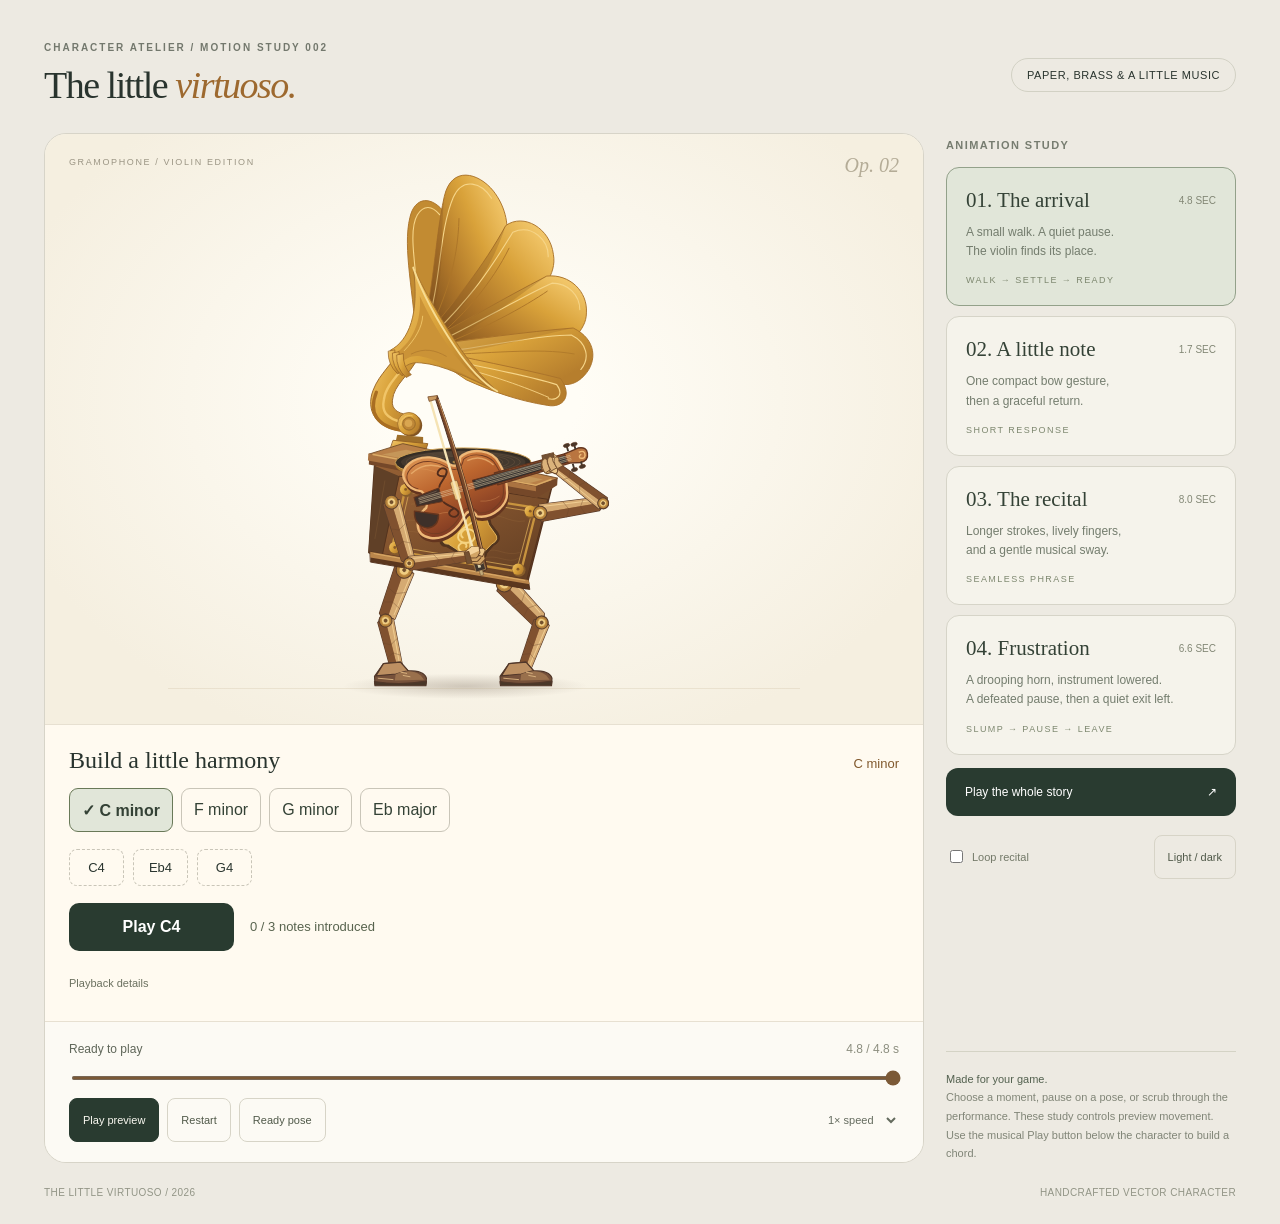
<file: gramophone-violin/index.html>
<!doctype html><html lang="en"><head><meta charset="utf-8"><meta name="viewport" content="width=device-width,initial-scale=1"><title>The Little Virtuoso · Character motion study</title><link rel="stylesheet" href="style.css"></head><body><main><header><div><p class="eyebrow">Character atelier / motion study 002</p><h1>The little <em>virtuoso.</em></h1></div><div class="edition">PAPER, BRASS & A LITTLE MUSIC</div></header><div class="layout"><section class="stage-wrap" aria-label="Animation preview"><div class="stage"><div class="stage-stamp">GRAMOPHONE / VIOLIN EDITION</div><div class="stage-number">Op. 02</div><div class="floor-line"></div><svg id="character-scene" xmlns="http://www.w3.org/2000/svg" viewBox="70 -20 1080 1250" role="img" aria-labelledby="character-title"><title id="character-title">A paper-craft gramophone holding and playing a violin</title><defs><g id="art-body">

<defs><linearGradient id="body-gold" x1="0" y1="0" x2="1" y2="0.6" gradientUnits="objectBoundingBox"><stop stop-color="#F1C568"/><stop offset="0.52" stop-color="#D9A23A"/><stop offset="1" stop-color="#B67E2D"/></linearGradient>
<linearGradient id="body-wood" x1="0" y1="0" x2="0.8" y2="1"><stop stop-color="#9A6336"/><stop offset="1" stop-color="#654024"/></linearGradient>
<linearGradient id="body-horn-shade" x1="0" y1="0.8" x2="0.9" y2="0.1"><stop stop-color="#72471C"/><stop offset="0.38" stop-color="#AD7529"/><stop offset="0.72" stop-color="#D9A23A"/><stop offset="1" stop-color="#F1C568"/></linearGradient>
<linearGradient id="body-shoe" x1="0" y1="0" x2="0.3" y2="1"><stop stop-color="#987050"/><stop offset="1" stop-color="#65452F"/></linearGradient></defs><g id="body-paper-art">
<g id="body-paper-base">
<path d="M378 683 L448 653 L757 715 L699 943 L366 867 Z" fill="url(#body-wood)" stroke="#54321D" stroke-width="3" stroke-linejoin="round" stroke-linecap="round" /><path d="M378 683 L431 705 L393 883 L365 867 Z" fill="#604027" /><path d="M431 705 L745 754 L700 927 L394 879 Z" fill="url(#body-wood)" stroke="#54321D" stroke-width="2" stroke-linejoin="round" stroke-linecap="round" />
</g><g id="body-top-deck">
<path d="M367 658 L438 636 L766 709 L719 740 Z" fill="#B98048" stroke="#76502C" stroke-width="2" stroke-linejoin="round" stroke-linecap="round" /><path d="M367 658 L719 726 L766 709 L765 724 L722 751 L366 680 Z" fill="#754829" /><path d="M365 657 L720 727 L720 737 L364 672 Z" fill="#AA7341" /><path d="M375 659 L720 724 L752 712" fill="none" stroke="#DCAC67" stroke-width="3" stroke-linejoin="round" stroke-linecap="round" /><path d="M394 659 L445 649 L735 712 L705 720 Z" fill="#C59659" />
</g><g id="body-turntable">
<ellipse cx="566" cy="681" rx="144" ry="32" fill="#AD7B30"/><ellipse cx="566" cy="676" rx="144" ry="31" fill="#342C24" stroke="#D2A457" stroke-width="2"/><ellipse cx="566" cy="675" rx="132" ry="24" fill="#44392E"/><ellipse cx="566" cy="675" rx="121" ry="21.779999999999998" fill="none" stroke="#6D5943" stroke-width="1"/><ellipse cx="566" cy="675" rx="109" ry="19.62" fill="none" stroke="#6D5943" stroke-width="1"/><ellipse cx="566" cy="675" rx="97" ry="17.46" fill="none" stroke="#6D5943" stroke-width="1"/><ellipse cx="566" cy="675" rx="84" ry="15.12" fill="none" stroke="#6D5943" stroke-width="1"/><ellipse cx="566" cy="675" rx="70" ry="12.6" fill="none" stroke="#6D5943" stroke-width="1"/><ellipse cx="566" cy="675" rx="23" ry="5" fill="#A78043"/><path d="M560 674 L561 663 Q567 659 573 664 L572 676 Z" fill="url(#body-gold)" /><ellipse cx="567" cy="663" rx="6" ry="2" fill="#F1C568"/>
</g><g id="body-trim">
<path d="M444 729 L722 772 L688 908 L414 862 Z" fill="none" stroke="#C8943E" stroke-width="5" stroke-linejoin="round" stroke-linecap="round" /><path d="M452 739 L712 780 L681 897 L426 854 Z" fill="none" stroke="#E3B45C" stroke-width="1.5" stroke-linejoin="round" stroke-linecap="round" /><path d="M369 865 L704 925 L707 945 L370 887 Z" fill="#5B371E" stroke="#54321D" stroke-width="2" stroke-linejoin="round" stroke-linecap="round" /><path d="M369 865 L704 925 L707 934 L369 877 Z" fill="#BA864B" /><path d="M377 869 L697 926" fill="none" stroke="#DEAE6B" stroke-width="2" stroke-linejoin="round" stroke-linecap="round" />
</g><g id="body-surface-detail">
<path d="M456 764 C493 758 507 787 543 780" fill="none" stroke="#B1814C" stroke-width="1" stroke-linejoin="round" stroke-linecap="round" opacity=".35"/><path d="M441 799 C481 794 495 812 518 807" fill="none" stroke="#B1814C" stroke-width="1" stroke-linejoin="round" stroke-linecap="round" opacity=".35"/><path d="M436 824 C474 814 495 841 514 833" fill="none" stroke="#B1814C" stroke-width="1" stroke-linejoin="round" stroke-linecap="round" opacity=".35"/><path d="M614 791 C644 779 662 806 696 800" fill="none" stroke="#B1814C" stroke-width="1" stroke-linejoin="round" stroke-linecap="round" opacity=".35"/><path d="M619 864 C637 854 654 876 685 867" fill="none" stroke="#B1814C" stroke-width="1" stroke-linejoin="round" stroke-linecap="round" opacity=".35"/><path d="M608 879 C640 868 660 893 683 879" fill="none" stroke="#B1814C" stroke-width="1" stroke-linejoin="round" stroke-linecap="round" opacity=".35"/><path d="M400 715 L379 837" fill="none" stroke="#B1814C" stroke-width="1" stroke-linejoin="round" stroke-linecap="round" opacity=".35"/>
</g><ellipse cx="446" cy="735" rx="14" ry="14" fill="#875D2B"/><ellipse cx="444" cy="733" rx="12" ry="12" fill="url(#body-gold)"/><ellipse cx="444" cy="733" rx="3" ry="3" fill="#895B27"/><ellipse cx="710" cy="781" rx="14" ry="14" fill="#875D2B"/><ellipse cx="708" cy="779" rx="12" ry="12" fill="url(#body-gold)"/><ellipse cx="708" cy="779" rx="3" ry="3" fill="#895B27"/><ellipse cx="423" cy="858" rx="14" ry="14" fill="#875D2B"/><ellipse cx="421" cy="856" rx="12" ry="12" fill="url(#body-gold)"/><ellipse cx="421" cy="856" rx="3" ry="3" fill="#895B27"/><ellipse cx="684" cy="904" rx="14" ry="14" fill="#875D2B"/><ellipse cx="682" cy="902" rx="12" ry="12" fill="url(#body-gold)"/><ellipse cx="682" cy="902" rx="3" ry="3" fill="#895B27"/><g id="body-music-emblem">
<path d="M552 767 Q566 758 577 777 L597 790 Q624 784 625 806 L639 824 Q650 841 630 852 L616 868 Q613 887 591 879 L572 883 Q555 884 550 865 L530 854 Q512 854 518 833 L516 816 Q514 798 536 796 Z" fill="#50351F" stroke="#54321D" stroke-width="2" stroke-linejoin="round" stroke-linecap="round" /><path d="M548 771 Q562 762 576 779 L596 792 Q617 788 620 808 L632 825 Q645 839 626 849 L610 866 Q608 882 590 874 L571 879 Q556 876 555 862 L535 849 Q519 849 523 833 L521 817 Q522 801 539 800 Z" fill="url(#body-gold)" stroke="#E3B45C" stroke-width="2" stroke-linejoin="round" stroke-linecap="round" /><path d="M581 782 C557 797 591 849 578 862 C564 875 548 856 560 848 C566 843 576 849 572 855 M579 784 C600 769 597 796 578 808 C544 826 552 848 574 846 C595 844 596 821 580 818 C565 814 556 829 565 835" fill="none" stroke="#F5D380" stroke-width="4" stroke-linejoin="round" stroke-linecap="round" />
</g>
</g>
</g><g id="art-horn">

<defs><linearGradient id="horn-gold" x1="0" y1="0" x2="1" y2="0.6" gradientUnits="objectBoundingBox"><stop stop-color="#F1C568"/><stop offset="0.52" stop-color="#D9A23A"/><stop offset="1" stop-color="#B67E2D"/></linearGradient>
<linearGradient id="horn-wood" x1="0" y1="0" x2="0.8" y2="1"><stop stop-color="#9A6336"/><stop offset="1" stop-color="#654024"/></linearGradient>
<linearGradient id="horn-horn-shade" x1="0" y1="0.8" x2="0.9" y2="0.1"><stop stop-color="#72471C"/><stop offset="0.38" stop-color="#AD7529"/><stop offset="0.72" stop-color="#D9A23A"/><stop offset="1" stop-color="#F1C568"/></linearGradient>
<linearGradient id="horn-shoe" x1="0" y1="0" x2="0.3" y2="1"><stop stop-color="#987050"/><stop offset="1" stop-color="#65452F"/></linearGradient></defs><g id="horn-paper-art">
<g id="horn-neck">
<path d="M440 610 C380 605 359 565 375 523 C389 486 417 469 430 435 L470 454 C452 492 419 510 416 544 C413 566 432 574 457 576 Z" fill="url(#horn-gold)" stroke="#986426" stroke-width="2" stroke-linejoin="round" stroke-linecap="round" /><path d="M438 591 C400 582 393 566 398 542 C402 515 424 494 448 464" fill="none" stroke="#F1C568" stroke-width="5" stroke-linejoin="round" stroke-linecap="round" /><path d="M438 608 C382 600 365 570 382 527" fill="none" stroke="#A96E22" stroke-width="7" stroke-linejoin="round" stroke-linecap="round" /><ellipse cx="455" cy="597" rx="24" ry="24" fill="#805322"/><ellipse cx="451" cy="594" rx="24" ry="24" fill="url(#horn-gold)" stroke="#946226" stroke-width="1.5"/><path d="M 433.72 597 A 18.240000000000002 18.240000000000002 0 0 1 458.2 577.2" fill="none" stroke="#F1C568" stroke-width="2" stroke-linejoin="round" stroke-linecap="round" /><ellipse cx="451" cy="594" rx="13.440000000000001" ry="13.440000000000001" fill="#BE8737" stroke="#8B6027" stroke-width="1.5"/><ellipse cx="450" cy="593" rx="7.92" ry="7.92" fill="#D9A650"/><path d="M426 617 L481 622 L481 637 L423 631 Z" fill="#9E6F2B" /><path d="M418 629 L491 636 L486 652 L413 644 Z" fill="url(#horn-gold)" stroke="#946226" stroke-width="2" stroke-linejoin="round" stroke-linecap="round" />
</g><g id="horn-petal-back-left">
<path d="M467 427 C462 320 437 222 453 157 C463 112 500 109 529 150 L564 323 Z" fill="#C28B32" stroke="#AA732B" stroke-width="2" stroke-linejoin="round" stroke-linecap="round" /><path d="M470 384 C476 295 444 193 469 151 C482 130 500 131 516 151" fill="none" stroke="#F6D588" stroke-width="2.3" stroke-linejoin="round" stroke-linecap="round" />
</g><g id="horn-petal-crown">
<path d="M468 430 C505 327 503 215 526 112 C541 47 598 61 630 101 C652 129 665 169 656 207 L562 368 Z" fill="url(#horn-horn-shade)" stroke="#AA732B" stroke-width="2" stroke-linejoin="round" stroke-linecap="round" /><path d="M486 398 C521 292 513 190 545 114 C565 70 605 83 626 116" fill="none" stroke="#F6D588" stroke-width="2.3" stroke-linejoin="round" stroke-linecap="round" />
</g><g id="horn-petal-upper-right">
<path d="M468 430 C548 336 609 260 656 174 C694 147 750 179 757 235 C761 257 754 276 743 295 L582 412 Z" fill="url(#horn-horn-shade)" stroke="#AA732B" stroke-width="2" stroke-linejoin="round" stroke-linecap="round" /><path d="M493 414 C584 326 625 264 671 188 C713 170 747 206 746 240" fill="none" stroke="#F6D588" stroke-width="2.3" stroke-linejoin="round" stroke-linecap="round" />
</g><g id="horn-petal-middle-right">
<path d="M468 430 C573 375 650 329 743 281 C792 276 830 314 827 359 C827 379 817 394 805 408 L612 455 Z" fill="url(#horn-horn-shade)" stroke="#AA732B" stroke-width="2" stroke-linejoin="round" stroke-linecap="round" /><path d="M494 430 C611 374 682 328 754 296 C789 296 813 322 813 352" fill="none" stroke="#F6D588" stroke-width="2.3" stroke-linejoin="round" stroke-linecap="round" />
</g><g id="horn-petal-lower-right">
<path d="M469 430 C591 415 697 399 799 391 C849 415 850 462 823 491 C807 509 789 514 769 509 L599 478 Z" fill="url(#horn-gold)" stroke="#AA732B" stroke-width="2" stroke-linejoin="round" stroke-linecap="round" /><path d="M504 444 C622 431 711 407 795 406 C829 423 835 455 815 479" fill="none" stroke="#F6D588" stroke-width="2.3" stroke-linejoin="round" stroke-linecap="round" />
</g><g id="horn-petal-lower-lip">
<path d="M469 430 C586 459 682 475 772 498 C799 535 777 561 745 555 C680 545 624 524 573 501 Z" fill="url(#horn-gold)" stroke="#AA732B" stroke-width="2" stroke-linejoin="round" stroke-linecap="round" /><path d="M510 452 C611 477 697 489 764 511 C780 533 765 545 746 541" fill="none" stroke="#F6D588" stroke-width="2.3" stroke-linejoin="round" stroke-linecap="round" />
</g><g id="horn-overlap-shadows">
<path d="M468 430 C505 327 503 215 526 112 C516 197 531 282 492 394 Z" fill="#85551F" opacity=".32"/><path d="M468 430 C548 336 609 260 656 174 C627 264 569 350 498 419 Z" fill="#865720" opacity=".28"/><path d="M468 430 C573 375 650 329 743 281 C672 330 598 392 502 437 Z" fill="#8E6023" opacity=".30"/><path d="M469 430 C591 415 697 399 799 391 C696 414 610 439 501 451 Z" fill="#9B6826" opacity=".30"/>
</g><g id="horn-folds">
<path d="M478 427 C526 342 555 253 557 159" fill="none" stroke="#AD7529" stroke-width="2" stroke-linejoin="round" stroke-linecap="round" /><path d="M483 433 C565 372 629 292 663 222" fill="none" stroke="#AE7529" stroke-width="2" stroke-linejoin="round" stroke-linecap="round" /><path d="M488 439 C607 397 700 343 744 313" fill="none" stroke="#AD7529" stroke-width="2" stroke-linejoin="round" stroke-linecap="round" /><path d="M495 448 C618 446 724 432 801 446" fill="none" stroke="#B17B2B" stroke-width="2" stroke-linejoin="round" stroke-linecap="round" /><path d="M529 466 C629 491 699 517 747 538" fill="none" stroke="#F5D182" stroke-width="2" stroke-linejoin="round" stroke-linecap="round" />
</g><g id="horn-funnel">
<path d="M412 438 C451 418 474 360 460 263 C483 310 506 350 531 390 C555 429 589 481 638 525 C577 497 525 469 477 465 C451 461 436 477 429 486 Z" fill="url(#horn-gold)" stroke="#A5722D" stroke-width="2" stroke-linejoin="round" stroke-linecap="round" /><path d="M427 441 C459 419 478 376 474 323 C506 393 554 469 611 510 C553 484 512 457 475 451 C455 448 443 457 435 465 Z" fill="#CB9337" /><path d="M460 263 C481 322 516 383 547 429 C575 471 603 505 638 525" fill="none" stroke="#F8DC91" stroke-width="4" stroke-linejoin="round" stroke-linecap="round" /><path d="M441 439 C465 414 479 389 480 366" fill="none" stroke="#F0C569" stroke-width="2" stroke-linejoin="round" stroke-linecap="round" /><path d="M456 446 C484 432 507 438 530 451" fill="none" stroke="#AD782D" stroke-width="1.5" stroke-linejoin="round" stroke-linecap="round" />
</g><path d="M407 441 Q406 469 427 488 L438 482 Q420 466 421 438 Z" fill="url(#horn-gold)" stroke="#956124" stroke-width="1.5" stroke-linejoin="round" stroke-linecap="round" /><path d="M416 445 Q415 473 436 492 L447 486 Q429 470 430 442 Z" fill="url(#horn-gold)" stroke="#956124" stroke-width="1.5" stroke-linejoin="round" stroke-linecap="round" /><path d="M425 449 Q424 477 445 496 L456 490 Q438 474 439 446 Z" fill="url(#horn-gold)" stroke="#956124" stroke-width="1.5" stroke-linejoin="round" stroke-linecap="round" />
</g>
</g><g id="art-left-upper"><g stroke="#593c2b" stroke-linejoin="round"><path d="M0 -18.0 L125 -14.0 L141 0 L125 14.0 L0 18.0 L-9 0Z" fill="#ab7644" stroke-width="2.6"/><path d="M0 -18.0 L125 -14.0 L133 -2 L7 0Z" fill="#d5aa72" stroke="none"/><path d="M7 0 L133 -2 L125 14.0 L0 18.0Z" fill="#80512f" stroke="none"/><path d="M10 -13.0 L118 -9.0" fill="none" stroke="#f0ce93" stroke-width="2"/><path d="M51.3 -16.0 l10 17.0 l-8 17.0 M94.5 -15.0 l-8 15.0 l7 15.0" fill="none" stroke="#68452b" stroke-width="1.3" opacity=".55"/><circle r="14.4" fill="#b3813a" stroke-width="2"/><circle r="9.18" fill="#f0ce82" stroke="#c38f44" stroke-width="2"/><circle r="3.4" fill="#765129"/><circle cx="135" r="11.700000000000001" fill="#dcb263" stroke-width="2"/></g></g><g id="art-left-forearm"><g stroke="#593c2b" stroke-linejoin="round"><path d="M0 -14.5 L130 -10.5 L146 0 L130 10.5 L0 14.5 L-9 0Z" fill="#ab7644" stroke-width="2.6"/><path d="M0 -14.5 L130 -10.5 L138 -2 L7 0Z" fill="#d5aa72" stroke="none"/><path d="M7 0 L138 -2 L130 10.5 L0 14.5Z" fill="#80512f" stroke="none"/><path d="M10 -9.5 L123 -5.5" fill="none" stroke="#f0ce93" stroke-width="2"/><path d="M53.2 -12.5 l10 13.5 l-8 13.5 M98.0 -11.5 l-8 11.5 l7 11.5" fill="none" stroke="#68452b" stroke-width="1.3" opacity=".55"/><circle r="11.600000000000001" fill="#b3813a" stroke-width="2"/><circle r="7.3950000000000005" fill="#f0ce82" stroke="#c38f44" stroke-width="2"/><circle r="3.4" fill="#765129"/><circle cx="140" r="9.425" fill="#dcb263" stroke-width="2"/></g></g><g id="art-left-thigh"><g stroke="#593c2b" stroke-linejoin="round"><path d="M0 -21.5 L104 -17.5 L120 0 L104 17.5 L0 21.5 L-9 0Z" fill="#ab7644" stroke-width="2.6"/><path d="M0 -21.5 L104 -17.5 L112 -2 L7 0Z" fill="#d5aa72" stroke="none"/><path d="M7 0 L112 -2 L104 17.5 L0 21.5Z" fill="#80512f" stroke="none"/><path d="M10 -16.5 L97 -12.5" fill="none" stroke="#f0ce93" stroke-width="2"/><path d="M43.32 -19.5 l10 20.5 l-8 20.5 M79.8 -18.5 l-8 18.5 l7 18.5" fill="none" stroke="#68452b" stroke-width="1.3" opacity=".55"/><circle r="17.2" fill="#b3813a" stroke-width="2"/><circle r="10.965" fill="#f0ce82" stroke="#c38f44" stroke-width="2"/><circle r="3.4" fill="#765129"/><circle cx="114" r="13.975" fill="#dcb263" stroke-width="2"/></g></g><g id="art-left-shin"><g stroke="#593c2b" stroke-linejoin="round"><path d="M0 -17.0 L102 -13.0 L118 0 L102 13.0 L0 17.0 L-9 0Z" fill="#ab7644" stroke-width="2.6"/><path d="M0 -17.0 L102 -13.0 L110 -2 L7 0Z" fill="#d5aa72" stroke="none"/><path d="M7 0 L110 -2 L102 13.0 L0 17.0Z" fill="#80512f" stroke="none"/><path d="M10 -12.0 L95 -8.0" fill="none" stroke="#f0ce93" stroke-width="2"/><path d="M42.56 -15.0 l10 16.0 l-8 16.0 M78.39999999999999 -14.0 l-8 14.0 l7 14.0" fill="none" stroke="#68452b" stroke-width="1.3" opacity=".55"/><circle r="13.600000000000001" fill="#b3813a" stroke-width="2"/><circle r="8.67" fill="#f0ce82" stroke="#c38f44" stroke-width="2"/><circle r="3.4" fill="#765129"/><circle cx="112" r="11.05" fill="#dcb263" stroke-width="2"/></g></g><g id="art-left-hand"><g stroke="#6a4527" stroke-width="2" stroke-linejoin="round"><path d="M-16-13 L-2-19 L12-15 L20-5 L19 14 L6 22 L-12 15Z" fill="#d2a465"/><path d="M-16-13 L-2-19 L12-15 L14-7 L-11-3Z" fill="#f4d29b" stroke="none"/><path d="M-10 3 L2 6 L11 2 M-9 11 L2 14 L12 8" fill="none"/><path d="M13-11 Q25-11 24-3 L15 7 L7 2 L12-2Z" fill="#edc789"/><path d="M-20-12 L-10-11 L-10 14 L-21 13Z" fill="#735134"/></g></g><g id="art-left-foot"><g stroke="#513729" stroke-width="2.5" stroke-linejoin="round"><path d="M-30-18 L6-21 L22-3 Q56-3 61 13 L60 25 L-48 25 L-49 9Z" fill="#76513a"/><path d="M-30-18 L6-21 L22-3 L-4 4 L-46 8Z" fill="#bd9062"/><path d="M-4 4 Q27-9 49 7 L56 16 L-6 18Z" fill="#99704c" stroke="none"/><path d="M-49 20 Q5 29 61 19 L60 29 L-48 29Z" fill="#493728"/><path d="M-42 13 L-9 16 M6 0 L20 3 M11 7 L27 10" fill="none" stroke="#d9b380" stroke-width="2"/></g></g><g id="art-right-upper"><g stroke="#593c2b" stroke-linejoin="round"><path d="M0 -18.0 L125 -14.0 L141 0 L125 14.0 L0 18.0 L-9 0Z" fill="#ab7644" stroke-width="2.6"/><path d="M0 -18.0 L125 -14.0 L133 -2 L7 0Z" fill="#d5aa72" stroke="none"/><path d="M7 0 L133 -2 L125 14.0 L0 18.0Z" fill="#80512f" stroke="none"/><path d="M10 -13.0 L118 -9.0" fill="none" stroke="#f0ce93" stroke-width="2"/><path d="M51.3 -16.0 l10 17.0 l-8 17.0 M94.5 -15.0 l-8 15.0 l7 15.0" fill="none" stroke="#68452b" stroke-width="1.3" opacity=".55"/><circle r="14.4" fill="#b3813a" stroke-width="2"/><circle r="9.18" fill="#f0ce82" stroke="#c38f44" stroke-width="2"/><circle r="3.4" fill="#765129"/><circle cx="135" r="11.700000000000001" fill="#dcb263" stroke-width="2"/></g></g><g id="art-right-forearm"><g stroke="#593c2b" stroke-linejoin="round"><path d="M0 -14.5 L130 -10.5 L146 0 L130 10.5 L0 14.5 L-9 0Z" fill="#ab7644" stroke-width="2.6"/><path d="M0 -14.5 L130 -10.5 L138 -2 L7 0Z" fill="#d5aa72" stroke="none"/><path d="M7 0 L138 -2 L130 10.5 L0 14.5Z" fill="#80512f" stroke="none"/><path d="M10 -9.5 L123 -5.5" fill="none" stroke="#f0ce93" stroke-width="2"/><path d="M53.2 -12.5 l10 13.5 l-8 13.5 M98.0 -11.5 l-8 11.5 l7 11.5" fill="none" stroke="#68452b" stroke-width="1.3" opacity=".55"/><circle r="11.600000000000001" fill="#b3813a" stroke-width="2"/><circle r="7.3950000000000005" fill="#f0ce82" stroke="#c38f44" stroke-width="2"/><circle r="3.4" fill="#765129"/><circle cx="140" r="9.425" fill="#dcb263" stroke-width="2"/></g></g><g id="art-right-thigh"><g stroke="#593c2b" stroke-linejoin="round"><path d="M0 -21.5 L104 -17.5 L120 0 L104 17.5 L0 21.5 L-9 0Z" fill="#ab7644" stroke-width="2.6"/><path d="M0 -21.5 L104 -17.5 L112 -2 L7 0Z" fill="#d5aa72" stroke="none"/><path d="M7 0 L112 -2 L104 17.5 L0 21.5Z" fill="#80512f" stroke="none"/><path d="M10 -16.5 L97 -12.5" fill="none" stroke="#f0ce93" stroke-width="2"/><path d="M43.32 -19.5 l10 20.5 l-8 20.5 M79.8 -18.5 l-8 18.5 l7 18.5" fill="none" stroke="#68452b" stroke-width="1.3" opacity=".55"/><circle r="17.2" fill="#b3813a" stroke-width="2"/><circle r="10.965" fill="#f0ce82" stroke="#c38f44" stroke-width="2"/><circle r="3.4" fill="#765129"/><circle cx="114" r="13.975" fill="#dcb263" stroke-width="2"/></g></g><g id="art-right-shin"><g stroke="#593c2b" stroke-linejoin="round"><path d="M0 -17.0 L102 -13.0 L118 0 L102 13.0 L0 17.0 L-9 0Z" fill="#ab7644" stroke-width="2.6"/><path d="M0 -17.0 L102 -13.0 L110 -2 L7 0Z" fill="#d5aa72" stroke="none"/><path d="M7 0 L110 -2 L102 13.0 L0 17.0Z" fill="#80512f" stroke="none"/><path d="M10 -12.0 L95 -8.0" fill="none" stroke="#f0ce93" stroke-width="2"/><path d="M42.56 -15.0 l10 16.0 l-8 16.0 M78.39999999999999 -14.0 l-8 14.0 l7 14.0" fill="none" stroke="#68452b" stroke-width="1.3" opacity=".55"/><circle r="13.600000000000001" fill="#b3813a" stroke-width="2"/><circle r="8.67" fill="#f0ce82" stroke="#c38f44" stroke-width="2"/><circle r="3.4" fill="#765129"/><circle cx="112" r="11.05" fill="#dcb263" stroke-width="2"/></g></g><g id="art-right-hand"><g stroke="#6a4527" stroke-width="2" stroke-linejoin="round"><path d="M-16-13 L-2-19 L12-15 L20-5 L19 14 L6 22 L-12 15Z" fill="#d2a465"/><path d="M-16-13 L-2-19 L12-15 L14-7 L-11-3Z" fill="#f4d29b" stroke="none"/><path d="M-10 3 L2 6 L11 2 M-9 11 L2 14 L12 8" fill="none"/><path d="M13-11 Q25-11 24-3 L15 7 L7 2 L12-2Z" fill="#edc789"/><path d="M-20-12 L-10-11 L-10 14 L-21 13Z" fill="#735134"/></g></g><g id="art-right-foot"><g stroke="#513729" stroke-width="2.5" stroke-linejoin="round"><path d="M-30-18 L6-21 L22-3 Q56-3 61 13 L60 25 L-48 25 L-49 9Z" fill="#76513a"/><path d="M-30-18 L6-21 L22-3 L-4 4 L-46 8Z" fill="#bd9062"/><path d="M-4 4 Q27-9 49 7 L56 16 L-6 18Z" fill="#99704c" stroke="none"/><path d="M-49 20 Q5 29 61 19 L60 29 L-48 29Z" fill="#493728"/><path d="M-42 13 L-9 16 M6 0 L20 3 M11 7 L27 10" fill="none" stroke="#d9b380" stroke-width="2"/></g></g><g id="art-violin"><defs><linearGradient id="v-varnish" x1="0" y1="0" x2=".2" y2="1"><stop stop-color="#db9352"/><stop offset=".45" stop-color="#bc652e"/><stop offset="1" stop-color="#813b23"/></linearGradient><linearGradient id="v-edge"><stop stop-color="#f0bb76"/><stop offset="1" stop-color="#914520"/></linearGradient></defs>
<g stroke="#64351e" stroke-linejoin="round">
<path d="M-71-18 C-100-30-113-67-80-82 C-50-95-17-79 2-57 C12-46 25-51 27-65 C57-80 98-60 103-32 Q112 0 103 32 C98 60 57 80 27 65 C25 51 12 46 2 57 C-17 79-50 95-80 82 C-113 67-100 30-71 18Q-60 0-71-18Z" transform="translate(0 7)" fill="#633321" stroke-width="4"/>
<path d="M-71-18 C-100-30-113-67-80-82 C-50-95-17-79 2-57 C12-46 25-51 27-65 C57-80 98-60 103-32 Q112 0 103 32 C98 60 57 80 27 65 C25 51 12 46 2 57 C-17 79-50 95-80 82 C-113 67-100 30-71 18Q-60 0-71-18Z" fill="url(#v-varnish)" stroke="#eeb878" stroke-width="5"/>
<path d="M-76-25 C-96-36-102-60-76-73 C-49-86-19-69-3-50 Q20-32 33-59 C60-70 92-50 96-28 Q105 0 96 28 C92 50 60 70 33 59 Q20 32-3 50 C-19 69-49 86-76 73 C-102 60-96 36-76 25" fill="none" stroke="#743d23" stroke-width="2"/>
<path d="M-82-60 Q-45-80-9-51 M40-54 Q72-60 91-30" fill="none" stroke="#f0b978" stroke-width="3" opacity=".7"/>
<path d="M-63-66 Q-30-55-13-30 M-81 44 Q-50 34-29 40 M43 36 Q65 44 85 37" fill="none" stroke="#e6a362" stroke-width="1" opacity=".65"/>
<path d="M88-13 L246-11 L246 11 L88 13Z" fill="#9e5f37" stroke-width="3"/>
<path d="M39-11 L250-8 L250 8 L39 11Z" fill="#302c2b" stroke-width="2"/><path d="M45-8 L245-6" fill="none" stroke="#777064" stroke-width="2"/>
<path d="M242-11 L273-15 Q292-13 289 1 Q287 17 270 16 L244 10Z" fill="#b97540" stroke-width="3"/><path d="M272-6 Q286-8 283 4 Q279 12 271 6 Q269 1 276 0" fill="none" stroke="#f0bc78" stroke-width="3"/>
<path d="M251-14 V-26 M267-14 V-24 M253 14 V26 M271 14 V24" fill="none" stroke="#42372d" stroke-width="4"/><ellipse cx="251" cy="-27" rx="7" ry="4" fill="#493729"/><ellipse cx="267" cy="-25" rx="7" ry="4" fill="#493729"/><ellipse cx="253" cy="27" rx="7" ry="4" fill="#493729"/><ellipse cx="271" cy="25" rx="7" ry="4" fill="#493729"/>
<path d="M-90-10 L-34-15 L-34 15 L-90 10Z" fill="#40312a" stroke-width="2"/><path d="M-81-7 L-40-10" stroke="#8a7562" fill="none"/>
<path d="M-97 18 Q-107 48-80 60 Q-57 64-50 39Z" fill="#3e3029" stroke-width="3"/>
<path d="M-8-19 Q0-24 8-19 L7 19 Q0 23-7 19Z" fill="#efca85" stroke="#84542e" stroke-width="1.5"/>
<path d="M-82-5 L253-5 M-82-2 L253-2 M-82 2 L253 2 M-82 5 L253 5" stroke="#ebd6ac" stroke-width=".95" fill="none"/>
<path d="M-17-36 C-42-41-17-62-9-49 C-2-39-30-25-32-17 M-17 36 C-42 41-17 62-9 49 C-2 39-30 25-32 17" fill="none" stroke="#512c1c" stroke-width="4" stroke-linecap="round"/>
</g></g><g id="art-bow"><g stroke-linejoin="round"><path d="M-203-7 Q-15-21 178-7 L180 0 Q-10-10-203-1Z" fill="#784729" stroke="#482d20" stroke-width="2"/><path d="M-199 10 L177 10" stroke="#f5e3b4" stroke-width="5"/><path d="M-204-7 L-197-3 L-197 13 L-207 13Z" fill="#c89960" stroke="#754a28" stroke-width="1.5"/><path d="M146-4 L178-4 L178 17 L147 17Z" fill="#40352d" stroke="#aa8656" stroke-width="1.5"/><path d="M147 4 L171 4 L171 10 L147 10Z" fill="#ddd2a9"/><circle cx="163" cy="1" r="2.5" fill="#f4d089"/><path d="M178 3 H188 V10 H178" fill="#c4aa78" stroke="#634930"/><path d="M-196-7 Q-20-18 136-8" fill="none" stroke="#d9a56b" stroke-width="1.7"/></g></g><g id="art-left-fingers"><g fill="#dbb37b" stroke="#745030" stroke-width="1.8" stroke-linejoin="round"><path id="finger-1" d="M-17 17 Q-23-7-11-13 Q-3-12-6-4 L-5 13Z"/><path id="finger-2" d="M-3 16 Q-10-9 1-14 Q9-13 6-4 L10 13Z"/><path id="finger-3" d="M11 15 Q4-6 14-10 Q23-8 18 0 L24 12Z"/></g></g><radialGradient id="stage-shadow"><stop stop-color="#483424" stop-opacity=".23"/><stop offset="1" stop-color="#483424" stop-opacity="0"/></radialGradient></defs>
<g id="locomotion-root"><ellipse id="ground-shadow" cx="570" cy="1150" rx="260" ry="27" fill="url(#stage-shadow)"/>
<g id="left-leg"><g id="left-thigh"><use href="#art-left-thigh"/></g><g id="left-shin"><use href="#art-left-shin"/></g><g id="left-foot"><use href="#art-left-foot"/></g></g>
<g id="right-leg"><g id="right-thigh"><use href="#art-right-thigh"/></g><g id="right-shin"><use href="#art-right-shin"/></g><g id="right-foot"><use href="#art-right-foot"/></g></g>
<g id="torso-root"><g id="horn-root"><use href="#art-horn"/></g><g id="cabinet"><use href="#art-body"/></g>
<g id="left-arm"><g id="left-upper"><use href="#art-left-upper"/></g><g id="left-forearm"><use href="#art-left-forearm"/></g></g>
<g id="right-arm"><g id="right-upper"><use href="#art-right-upper"/></g><g id="right-forearm"><use href="#art-right-forearm"/></g></g>
<g id="violin-root"><use href="#art-violin"/></g><g id="left-hand"><use href="#art-left-hand"/></g><g id="left-fingers"><use href="#art-left-fingers"/></g><g id="bow-root"><use href="#art-bow"/></g><g id="right-hand"><use href="#art-right-hand"/></g></g></g></svg></div><section class="music-mechanic" aria-labelledby="music-title">
<div class="music-heading"><h2 id="music-title">Build a little harmony</h2><span id="selected-chord">C minor</span></div>
<div id="chord-selectors" class="chord-selectors" role="group" aria-label="Choose a chord"></div>
<ol id="note-progress" class="note-progress" aria-label="Introduced notes"></ol>
<div class="music-action"><button id="play-music" type="button">Play C4</button><p id="music-status" role="status" aria-live="polite">0 / 3 notes introduced</p></div>
<details class="music-debug"><summary>Playback details</summary><pre id="music-debug"></pre></details>
</section><div class="toolbar"><div class="readout"><span id="phase" role="status">Ready to play</span><span id="time">4.8 / 4.8 s</span></div><input id="scrub" aria-label="Animation time" type="range" min="0" max="4.8" step="0.01" value="4.8"><div class="transport"><button id="toggle">Play</button><button id="restart">Restart</button><button id="ready">Ready pose</button><select id="speed" aria-label="Playback speed"><option value=".5">0.5× speed</option><option value="1" selected>1× speed</option><option value="1.5">1.5× speed</option></select></div></div></section><aside><h2 class="aside-heading">Animation study</h2><button class="motion" data-clip="entrance" aria-pressed="true"><span class="motion-top"><span class="motion-name">01. The arrival</span><span class="duration">4.8 SEC</span></span><p>A small walk. A quiet pause.<br>The violin finds its place.</p><span class="tag">Walk → settle → ready</span></button><button class="motion" data-clip="short" aria-pressed="false"><span class="motion-top"><span class="motion-name">02. A little note</span><span class="duration">1.7 SEC</span></span><p>One compact bow gesture,<br>then a graceful return.</p><span class="tag">Short response</span></button><button class="motion" data-clip="long" aria-pressed="false"><span class="motion-top"><span class="motion-name">03. The recital</span><span class="duration">8.0 SEC</span></span><p>Longer strokes, lively fingers,<br>and a gentle musical sway.</p><span class="tag">Seamless phrase</span></button><button class="motion" data-clip="frustration" aria-pressed="false"><span class="motion-top"><span class="motion-name">04. Frustration</span><span class="duration">6.6 SEC</span></span><p>A drooping horn, instrument lowered.<br>A defeated pause, then a quiet exit left.</p><span class="tag">Slump → pause → leave</span></button><button class="full" data-clip="full" aria-pressed="false"><span>Play the whole story</span><span aria-hidden="true">↗</span></button><div class="options"><label><input id="loop" type="checkbox"> Loop recital</label><button id="background" class="small-btn">Light / dark</button></div><div class="note"><strong>Made for your game.</strong><br>Choose a moment, pause on a pose, or scrub through the performance. These study controls preview movement. Use the musical Play button below the character to build a chord.</div></aside></div><footer><span>THE LITTLE VIRTUOSO / 2026</span><span>HANDCRAFTED VECTOR CHARACTER</span></footer></main><script src="animation.js"></script>
<script src="audio.js"></script>
<script src="musicMechanic.js"></script></body></html>
</file>
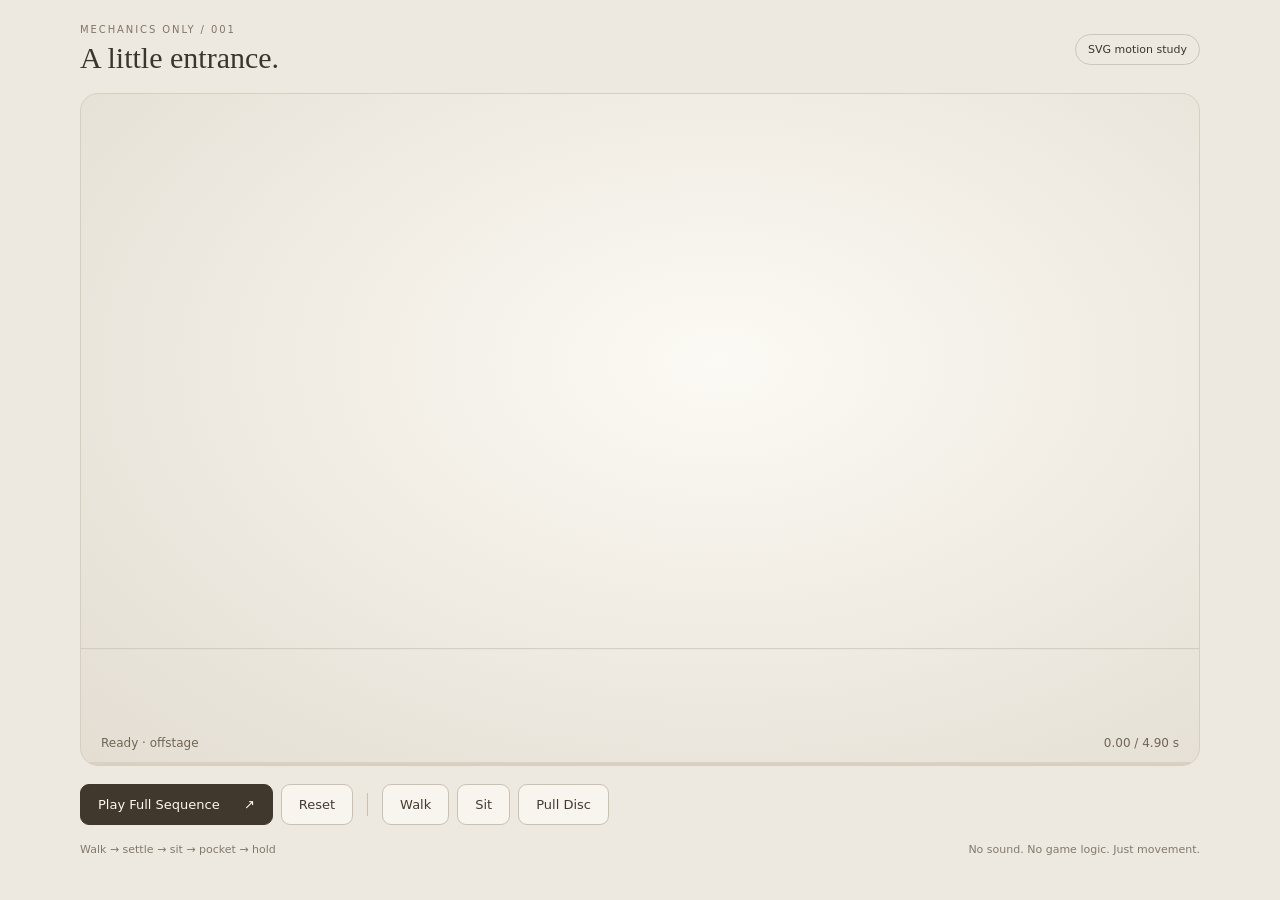
<file: GramophoneEntrancePrototype/index.html>
<!doctype html>
<html lang="en">
<head><meta charset="utf-8"><meta name="viewport" content="width=device-width, initial-scale=1"><title>Gramophone · Entrance study</title><link rel="stylesheet" href="style.css"><script src="animation.js" defer></script></head>
<body>
<main>
<header><div><p class="eyebrow">MECHANICS ONLY / 001</p><h1>A little entrance.</h1></div><span class="badge">SVG motion study</span></header>
<section class="stage" aria-label="Gramophone animation stage">
<svg id="scene" viewBox="100 -60 1100 1380" role="img" aria-labelledby="scene-title scene-description">
<title id="scene-title">Papercraft gramophone entrance</title><desc id="scene-description">A jointed gramophone walks in, sits, opens its pocket and holds up a vinyl disc.</desc>
<defs><clipPath id="stage-bounds"><rect x="100" y="-60" width="1100" height="1380"/></clipPath><radialGradient id="ground-shadow"><stop stop-color="#56422c" stop-opacity=".2"/><stop offset="1" stop-color="#56422c" stop-opacity="0"/></radialGradient></defs>
<path d="M-1000 1155H2200" stroke="#cfc6b8" stroke-width="2"/>
<g id="gramophone-character" data-part="gramophone-character" clip-path="url(#stage-bounds)"><g id="locomotion-root" data-part="locomotion-root" transform="translate(-1000 0)">
<ellipse cx="600" cy="1145" rx="380" ry="34" fill="url(#ground-shadow)"/>
<g id="body-root" data-part="body-root">
<g id="left-leg" data-part="left-leg"><g id="left-thigh"><image href="assets-redesigned/left-thigh.svg" x="411" y="864" width="108" height="209"/></g><g id="left-shin"><image href="assets-redesigned/left-shin.svg" x="411" y="864" width="108" height="209"/></g></g><g id="left-foot" data-part="left-foot"><image href="assets-redesigned/left-foot.svg" x="333" y="1010" width="192" height="142"/></g><g id="right-leg" data-part="right-leg"><g id="right-thigh"><image href="assets-redesigned/right-thigh.svg" x="591" y="893" width="137" height="193"/></g><g id="right-shin"><image href="assets-redesigned/right-shin.svg" x="591" y="893" width="137" height="193"/></g></g><g id="right-foot" data-part="right-foot"><image href="assets-redesigned/right-foot.svg" x="593" y="1020" width="192" height="142"/></g>
<g id="left-arm" data-part="left-arm"><image href="assets-redesigned/left-arm.svg" x="254" y="680" width="163" height="227"/></g>
<g data-part="cabinet"><image href="assets-redesigned/body.svg" x="353" y="628" width="425" height="328"/></g>
<g id="horn-root" data-part="horn-root"><image href="assets-redesigned/horn.svg" x="355" y="55" width="505" height="605"/></g>
<g id="pocket-root" data-part="pocket-root">
<path d="M685 787L737 801 712 951 664 934Z" transform="matrix(2.5 0 0 1 -1027.5 0)" fill="#291e17" stroke="#bc8844" stroke-width="5"/>
<g id="disc-prop" data-part="disc-prop" visibility="hidden"><image href="assets-redesigned/disc.svg" x="-70" y="-70" width="140" height="140"/></g>
<g data-part="pocket-front" transform="matrix(2.5 0 0 1 -1027.5 0)"><image href="assets-redesigned/pocket-front.svg" x="655" y="775" width="98" height="190"/></g>
<g id="pocket-flap" data-part="pocket-flap"><g transform="matrix(2.5 0 0 1 -1027.5 0)"><image href="assets-redesigned/pocket-flap.svg" x="655" y="775" width="98" height="80"/></g></g>
</g>
<g id="right-arm" data-part="right-arm"><image href="assets-redesigned/right-upper.svg" x="701" y="750" width="157" height="99"/><g id="right-forearm" data-part="right-forearm"><image href="assets-redesigned/right-forearm.svg" x="763" y="575" width="95" height="274"/></g></g>
</g></g></g>
</svg>
<div class="stage-caption"><span id="phase" role="status" aria-live="polite">Ready · offstage</span><span id="elapsed">0.00 / 4.90 s</span></div>
<div class="timeline" aria-hidden="true"><div id="progress"></div></div>
</section>
<nav aria-label="Motion controls">
<button type="button" class="primary" data-action="full">Play Full Sequence <span aria-hidden="true">↗</span></button>
<button type="button" data-action="reset">Reset</button>
<div class="divider" aria-hidden="true"></div>
<button type="button" data-action="walk">Walk</button><button type="button" data-action="sit">Sit</button><button type="button" data-action="pull">Pull Disc</button>
</nav>
<footer><span>Walk → settle → sit → pocket → hold</span><span>No sound. No game logic. Just movement.</span></footer>
</main>
</body></html>
</file>
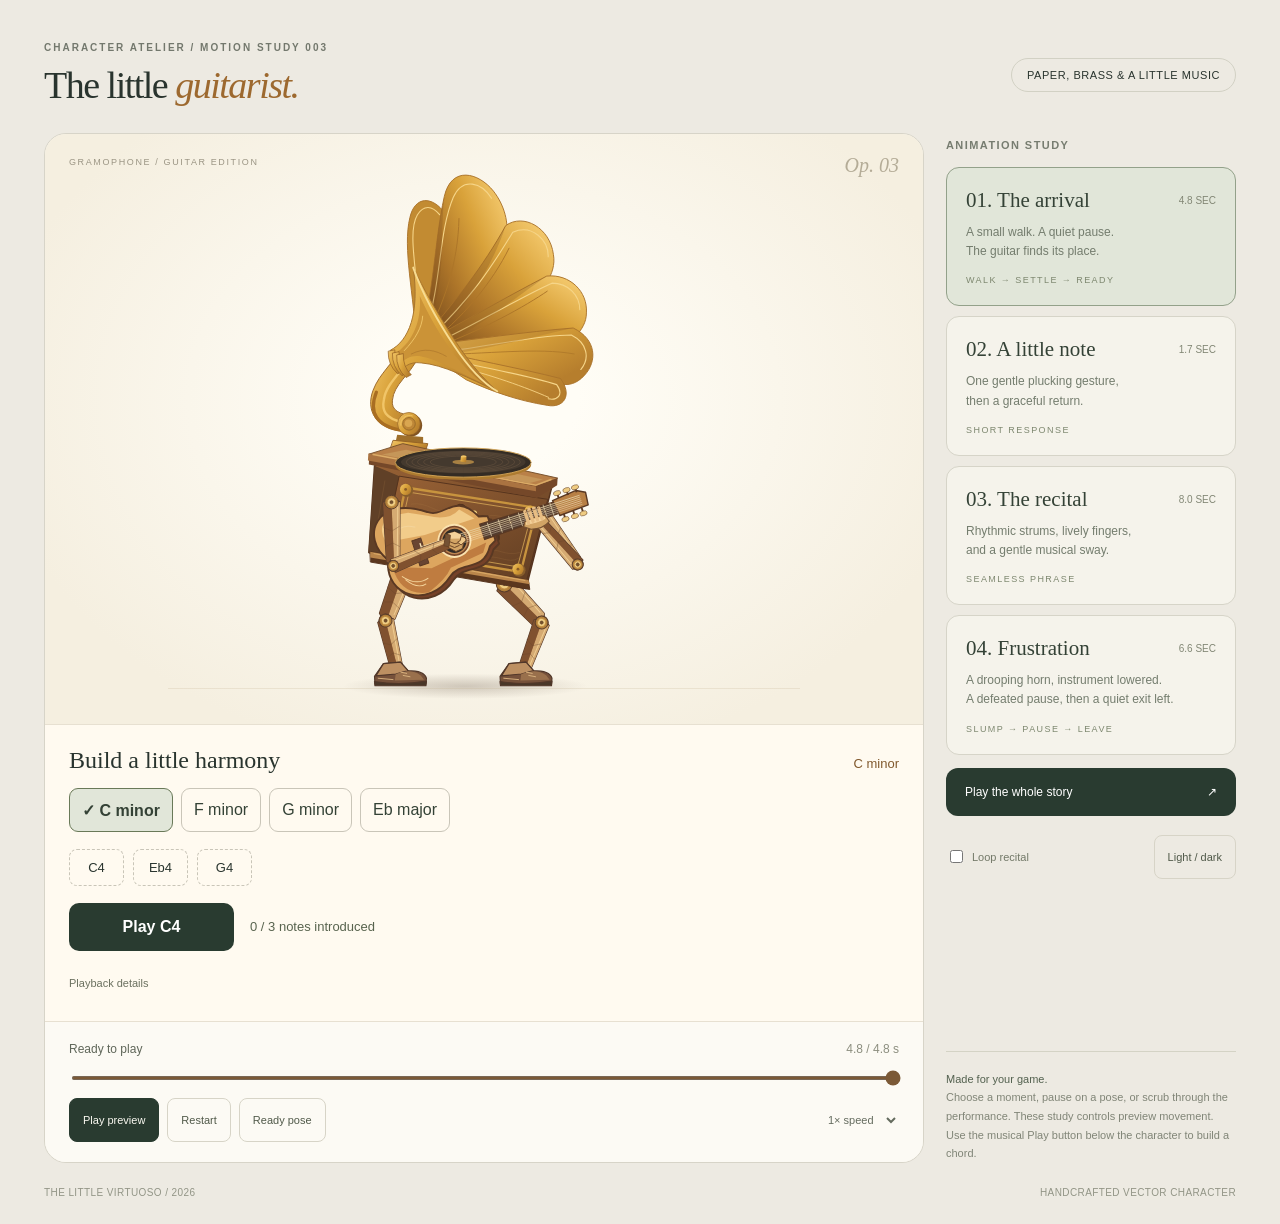
<file: Guitar-prototype/index.html>
<!doctype html><html lang="en"><head><meta charset="utf-8"><meta name="viewport" content="width=device-width,initial-scale=1"><title>The Little Virtuoso · Guitar prototype</title><link rel="stylesheet" href="style.css"></head><body><main><header><div><p class="eyebrow">Character atelier / motion study 003</p><h1>The little <em>guitarist.</em></h1></div><div class="edition">PAPER, BRASS & A LITTLE MUSIC</div></header><div class="layout"><section class="stage-wrap" aria-label="Animation preview"><div class="stage"><div class="stage-stamp">GRAMOPHONE / GUITAR EDITION</div><div class="stage-number">Op. 03</div><div class="floor-line"></div><svg id="character-scene" xmlns="http://www.w3.org/2000/svg" viewBox="70 -20 1080 1250" role="img" aria-labelledby="character-title"><title id="character-title">A paper-craft gramophone holding and playing a guitar</title><defs><g id="art-body">

<defs><linearGradient id="body-gold" x1="0" y1="0" x2="1" y2="0.6" gradientUnits="objectBoundingBox"><stop stop-color="#F1C568"/><stop offset="0.52" stop-color="#D9A23A"/><stop offset="1" stop-color="#B67E2D"/></linearGradient>
<linearGradient id="body-wood" x1="0" y1="0" x2="0.8" y2="1"><stop stop-color="#9A6336"/><stop offset="1" stop-color="#654024"/></linearGradient>
<linearGradient id="body-horn-shade" x1="0" y1="0.8" x2="0.9" y2="0.1"><stop stop-color="#72471C"/><stop offset="0.38" stop-color="#AD7529"/><stop offset="0.72" stop-color="#D9A23A"/><stop offset="1" stop-color="#F1C568"/></linearGradient>
<linearGradient id="body-shoe" x1="0" y1="0" x2="0.3" y2="1"><stop stop-color="#987050"/><stop offset="1" stop-color="#65452F"/></linearGradient></defs><g id="body-paper-art">
<g id="body-paper-base">
<path d="M378 683 L448 653 L757 715 L699 943 L366 867 Z" fill="url(#body-wood)" stroke="#54321D" stroke-width="3" stroke-linejoin="round" stroke-linecap="round" /><path d="M378 683 L431 705 L393 883 L365 867 Z" fill="#604027" /><path d="M431 705 L745 754 L700 927 L394 879 Z" fill="url(#body-wood)" stroke="#54321D" stroke-width="2" stroke-linejoin="round" stroke-linecap="round" />
</g><g id="body-top-deck">
<path d="M367 658 L438 636 L766 709 L719 740 Z" fill="#B98048" stroke="#76502C" stroke-width="2" stroke-linejoin="round" stroke-linecap="round" /><path d="M367 658 L719 726 L766 709 L765 724 L722 751 L366 680 Z" fill="#754829" /><path d="M365 657 L720 727 L720 737 L364 672 Z" fill="#AA7341" /><path d="M375 659 L720 724 L752 712" fill="none" stroke="#DCAC67" stroke-width="3" stroke-linejoin="round" stroke-linecap="round" /><path d="M394 659 L445 649 L735 712 L705 720 Z" fill="#C59659" />
</g><g id="body-turntable">
<ellipse cx="566" cy="681" rx="144" ry="32" fill="#AD7B30"/><ellipse cx="566" cy="676" rx="144" ry="31" fill="#342C24" stroke="#D2A457" stroke-width="2"/><ellipse cx="566" cy="675" rx="132" ry="24" fill="#44392E"/><ellipse cx="566" cy="675" rx="121" ry="21.779999999999998" fill="none" stroke="#6D5943" stroke-width="1"/><ellipse cx="566" cy="675" rx="109" ry="19.62" fill="none" stroke="#6D5943" stroke-width="1"/><ellipse cx="566" cy="675" rx="97" ry="17.46" fill="none" stroke="#6D5943" stroke-width="1"/><ellipse cx="566" cy="675" rx="84" ry="15.12" fill="none" stroke="#6D5943" stroke-width="1"/><ellipse cx="566" cy="675" rx="70" ry="12.6" fill="none" stroke="#6D5943" stroke-width="1"/><ellipse cx="566" cy="675" rx="23" ry="5" fill="#A78043"/><path d="M560 674 L561 663 Q567 659 573 664 L572 676 Z" fill="url(#body-gold)" /><ellipse cx="567" cy="663" rx="6" ry="2" fill="#F1C568"/>
</g><g id="body-trim">
<path d="M444 729 L722 772 L688 908 L414 862 Z" fill="none" stroke="#C8943E" stroke-width="5" stroke-linejoin="round" stroke-linecap="round" /><path d="M452 739 L712 780 L681 897 L426 854 Z" fill="none" stroke="#E3B45C" stroke-width="1.5" stroke-linejoin="round" stroke-linecap="round" /><path d="M369 865 L704 925 L707 945 L370 887 Z" fill="#5B371E" stroke="#54321D" stroke-width="2" stroke-linejoin="round" stroke-linecap="round" /><path d="M369 865 L704 925 L707 934 L369 877 Z" fill="#BA864B" /><path d="M377 869 L697 926" fill="none" stroke="#DEAE6B" stroke-width="2" stroke-linejoin="round" stroke-linecap="round" />
</g><g id="body-surface-detail">
<path d="M456 764 C493 758 507 787 543 780" fill="none" stroke="#B1814C" stroke-width="1" stroke-linejoin="round" stroke-linecap="round" opacity=".35"/><path d="M441 799 C481 794 495 812 518 807" fill="none" stroke="#B1814C" stroke-width="1" stroke-linejoin="round" stroke-linecap="round" opacity=".35"/><path d="M436 824 C474 814 495 841 514 833" fill="none" stroke="#B1814C" stroke-width="1" stroke-linejoin="round" stroke-linecap="round" opacity=".35"/><path d="M614 791 C644 779 662 806 696 800" fill="none" stroke="#B1814C" stroke-width="1" stroke-linejoin="round" stroke-linecap="round" opacity=".35"/><path d="M619 864 C637 854 654 876 685 867" fill="none" stroke="#B1814C" stroke-width="1" stroke-linejoin="round" stroke-linecap="round" opacity=".35"/><path d="M608 879 C640 868 660 893 683 879" fill="none" stroke="#B1814C" stroke-width="1" stroke-linejoin="round" stroke-linecap="round" opacity=".35"/><path d="M400 715 L379 837" fill="none" stroke="#B1814C" stroke-width="1" stroke-linejoin="round" stroke-linecap="round" opacity=".35"/>
</g><ellipse cx="446" cy="735" rx="14" ry="14" fill="#875D2B"/><ellipse cx="444" cy="733" rx="12" ry="12" fill="url(#body-gold)"/><ellipse cx="444" cy="733" rx="3" ry="3" fill="#895B27"/><ellipse cx="710" cy="781" rx="14" ry="14" fill="#875D2B"/><ellipse cx="708" cy="779" rx="12" ry="12" fill="url(#body-gold)"/><ellipse cx="708" cy="779" rx="3" ry="3" fill="#895B27"/><ellipse cx="423" cy="858" rx="14" ry="14" fill="#875D2B"/><ellipse cx="421" cy="856" rx="12" ry="12" fill="url(#body-gold)"/><ellipse cx="421" cy="856" rx="3" ry="3" fill="#895B27"/><ellipse cx="684" cy="904" rx="14" ry="14" fill="#875D2B"/><ellipse cx="682" cy="902" rx="12" ry="12" fill="url(#body-gold)"/><ellipse cx="682" cy="902" rx="3" ry="3" fill="#895B27"/><g id="body-music-emblem">
<path d="M552 767 Q566 758 577 777 L597 790 Q624 784 625 806 L639 824 Q650 841 630 852 L616 868 Q613 887 591 879 L572 883 Q555 884 550 865 L530 854 Q512 854 518 833 L516 816 Q514 798 536 796 Z" fill="#50351F" stroke="#54321D" stroke-width="2" stroke-linejoin="round" stroke-linecap="round" /><path d="M548 771 Q562 762 576 779 L596 792 Q617 788 620 808 L632 825 Q645 839 626 849 L610 866 Q608 882 590 874 L571 879 Q556 876 555 862 L535 849 Q519 849 523 833 L521 817 Q522 801 539 800 Z" fill="url(#body-gold)" stroke="#E3B45C" stroke-width="2" stroke-linejoin="round" stroke-linecap="round" /><path d="M581 782 C557 797 591 849 578 862 C564 875 548 856 560 848 C566 843 576 849 572 855 M579 784 C600 769 597 796 578 808 C544 826 552 848 574 846 C595 844 596 821 580 818 C565 814 556 829 565 835" fill="none" stroke="#F5D380" stroke-width="4" stroke-linejoin="round" stroke-linecap="round" />
</g>
</g>
</g><g id="art-horn">

<defs><linearGradient id="horn-gold" x1="0" y1="0" x2="1" y2="0.6" gradientUnits="objectBoundingBox"><stop stop-color="#F1C568"/><stop offset="0.52" stop-color="#D9A23A"/><stop offset="1" stop-color="#B67E2D"/></linearGradient>
<linearGradient id="horn-wood" x1="0" y1="0" x2="0.8" y2="1"><stop stop-color="#9A6336"/><stop offset="1" stop-color="#654024"/></linearGradient>
<linearGradient id="horn-horn-shade" x1="0" y1="0.8" x2="0.9" y2="0.1"><stop stop-color="#72471C"/><stop offset="0.38" stop-color="#AD7529"/><stop offset="0.72" stop-color="#D9A23A"/><stop offset="1" stop-color="#F1C568"/></linearGradient>
<linearGradient id="horn-shoe" x1="0" y1="0" x2="0.3" y2="1"><stop stop-color="#987050"/><stop offset="1" stop-color="#65452F"/></linearGradient></defs><g id="horn-paper-art">
<g id="horn-neck">
<path d="M440 610 C380 605 359 565 375 523 C389 486 417 469 430 435 L470 454 C452 492 419 510 416 544 C413 566 432 574 457 576 Z" fill="url(#horn-gold)" stroke="#986426" stroke-width="2" stroke-linejoin="round" stroke-linecap="round" /><path d="M438 591 C400 582 393 566 398 542 C402 515 424 494 448 464" fill="none" stroke="#F1C568" stroke-width="5" stroke-linejoin="round" stroke-linecap="round" /><path d="M438 608 C382 600 365 570 382 527" fill="none" stroke="#A96E22" stroke-width="7" stroke-linejoin="round" stroke-linecap="round" /><ellipse cx="455" cy="597" rx="24" ry="24" fill="#805322"/><ellipse cx="451" cy="594" rx="24" ry="24" fill="url(#horn-gold)" stroke="#946226" stroke-width="1.5"/><path d="M 433.72 597 A 18.240000000000002 18.240000000000002 0 0 1 458.2 577.2" fill="none" stroke="#F1C568" stroke-width="2" stroke-linejoin="round" stroke-linecap="round" /><ellipse cx="451" cy="594" rx="13.440000000000001" ry="13.440000000000001" fill="#BE8737" stroke="#8B6027" stroke-width="1.5"/><ellipse cx="450" cy="593" rx="7.92" ry="7.92" fill="#D9A650"/><path d="M426 617 L481 622 L481 637 L423 631 Z" fill="#9E6F2B" /><path d="M418 629 L491 636 L486 652 L413 644 Z" fill="url(#horn-gold)" stroke="#946226" stroke-width="2" stroke-linejoin="round" stroke-linecap="round" />
</g><g id="horn-petal-back-left">
<path d="M467 427 C462 320 437 222 453 157 C463 112 500 109 529 150 L564 323 Z" fill="#C28B32" stroke="#AA732B" stroke-width="2" stroke-linejoin="round" stroke-linecap="round" /><path d="M470 384 C476 295 444 193 469 151 C482 130 500 131 516 151" fill="none" stroke="#F6D588" stroke-width="2.3" stroke-linejoin="round" stroke-linecap="round" />
</g><g id="horn-petal-crown">
<path d="M468 430 C505 327 503 215 526 112 C541 47 598 61 630 101 C652 129 665 169 656 207 L562 368 Z" fill="url(#horn-horn-shade)" stroke="#AA732B" stroke-width="2" stroke-linejoin="round" stroke-linecap="round" /><path d="M486 398 C521 292 513 190 545 114 C565 70 605 83 626 116" fill="none" stroke="#F6D588" stroke-width="2.3" stroke-linejoin="round" stroke-linecap="round" />
</g><g id="horn-petal-upper-right">
<path d="M468 430 C548 336 609 260 656 174 C694 147 750 179 757 235 C761 257 754 276 743 295 L582 412 Z" fill="url(#horn-horn-shade)" stroke="#AA732B" stroke-width="2" stroke-linejoin="round" stroke-linecap="round" /><path d="M493 414 C584 326 625 264 671 188 C713 170 747 206 746 240" fill="none" stroke="#F6D588" stroke-width="2.3" stroke-linejoin="round" stroke-linecap="round" />
</g><g id="horn-petal-middle-right">
<path d="M468 430 C573 375 650 329 743 281 C792 276 830 314 827 359 C827 379 817 394 805 408 L612 455 Z" fill="url(#horn-horn-shade)" stroke="#AA732B" stroke-width="2" stroke-linejoin="round" stroke-linecap="round" /><path d="M494 430 C611 374 682 328 754 296 C789 296 813 322 813 352" fill="none" stroke="#F6D588" stroke-width="2.3" stroke-linejoin="round" stroke-linecap="round" />
</g><g id="horn-petal-lower-right">
<path d="M469 430 C591 415 697 399 799 391 C849 415 850 462 823 491 C807 509 789 514 769 509 L599 478 Z" fill="url(#horn-gold)" stroke="#AA732B" stroke-width="2" stroke-linejoin="round" stroke-linecap="round" /><path d="M504 444 C622 431 711 407 795 406 C829 423 835 455 815 479" fill="none" stroke="#F6D588" stroke-width="2.3" stroke-linejoin="round" stroke-linecap="round" />
</g><g id="horn-petal-lower-lip">
<path d="M469 430 C586 459 682 475 772 498 C799 535 777 561 745 555 C680 545 624 524 573 501 Z" fill="url(#horn-gold)" stroke="#AA732B" stroke-width="2" stroke-linejoin="round" stroke-linecap="round" /><path d="M510 452 C611 477 697 489 764 511 C780 533 765 545 746 541" fill="none" stroke="#F6D588" stroke-width="2.3" stroke-linejoin="round" stroke-linecap="round" />
</g><g id="horn-overlap-shadows">
<path d="M468 430 C505 327 503 215 526 112 C516 197 531 282 492 394 Z" fill="#85551F" opacity=".32"/><path d="M468 430 C548 336 609 260 656 174 C627 264 569 350 498 419 Z" fill="#865720" opacity=".28"/><path d="M468 430 C573 375 650 329 743 281 C672 330 598 392 502 437 Z" fill="#8E6023" opacity=".30"/><path d="M469 430 C591 415 697 399 799 391 C696 414 610 439 501 451 Z" fill="#9B6826" opacity=".30"/>
</g><g id="horn-folds">
<path d="M478 427 C526 342 555 253 557 159" fill="none" stroke="#AD7529" stroke-width="2" stroke-linejoin="round" stroke-linecap="round" /><path d="M483 433 C565 372 629 292 663 222" fill="none" stroke="#AE7529" stroke-width="2" stroke-linejoin="round" stroke-linecap="round" /><path d="M488 439 C607 397 700 343 744 313" fill="none" stroke="#AD7529" stroke-width="2" stroke-linejoin="round" stroke-linecap="round" /><path d="M495 448 C618 446 724 432 801 446" fill="none" stroke="#B17B2B" stroke-width="2" stroke-linejoin="round" stroke-linecap="round" /><path d="M529 466 C629 491 699 517 747 538" fill="none" stroke="#F5D182" stroke-width="2" stroke-linejoin="round" stroke-linecap="round" />
</g><g id="horn-funnel">
<path d="M412 438 C451 418 474 360 460 263 C483 310 506 350 531 390 C555 429 589 481 638 525 C577 497 525 469 477 465 C451 461 436 477 429 486 Z" fill="url(#horn-gold)" stroke="#A5722D" stroke-width="2" stroke-linejoin="round" stroke-linecap="round" /><path d="M427 441 C459 419 478 376 474 323 C506 393 554 469 611 510 C553 484 512 457 475 451 C455 448 443 457 435 465 Z" fill="#CB9337" /><path d="M460 263 C481 322 516 383 547 429 C575 471 603 505 638 525" fill="none" stroke="#F8DC91" stroke-width="4" stroke-linejoin="round" stroke-linecap="round" /><path d="M441 439 C465 414 479 389 480 366" fill="none" stroke="#F0C569" stroke-width="2" stroke-linejoin="round" stroke-linecap="round" /><path d="M456 446 C484 432 507 438 530 451" fill="none" stroke="#AD782D" stroke-width="1.5" stroke-linejoin="round" stroke-linecap="round" />
</g><path d="M407 441 Q406 469 427 488 L438 482 Q420 466 421 438 Z" fill="url(#horn-gold)" stroke="#956124" stroke-width="1.5" stroke-linejoin="round" stroke-linecap="round" /><path d="M416 445 Q415 473 436 492 L447 486 Q429 470 430 442 Z" fill="url(#horn-gold)" stroke="#956124" stroke-width="1.5" stroke-linejoin="round" stroke-linecap="round" /><path d="M425 449 Q424 477 445 496 L456 490 Q438 474 439 446 Z" fill="url(#horn-gold)" stroke="#956124" stroke-width="1.5" stroke-linejoin="round" stroke-linecap="round" />
</g>
</g><g id="art-left-upper"><g stroke="#593c2b" stroke-linejoin="round"><path d="M0 -18.0 L125 -14.0 L141 0 L125 14.0 L0 18.0 L-9 0Z" fill="#ab7644" stroke-width="2.6"/><path d="M0 -18.0 L125 -14.0 L133 -2 L7 0Z" fill="#d5aa72" stroke="none"/><path d="M7 0 L133 -2 L125 14.0 L0 18.0Z" fill="#80512f" stroke="none"/><path d="M10 -13.0 L118 -9.0" fill="none" stroke="#f0ce93" stroke-width="2"/><path d="M51.3 -16.0 l10 17.0 l-8 17.0 M94.5 -15.0 l-8 15.0 l7 15.0" fill="none" stroke="#68452b" stroke-width="1.3" opacity=".55"/><circle r="14.4" fill="#b3813a" stroke-width="2"/><circle r="9.18" fill="#f0ce82" stroke="#c38f44" stroke-width="2"/><circle r="3.4" fill="#765129"/><circle cx="135" r="11.700000000000001" fill="#dcb263" stroke-width="2"/></g></g><g id="art-left-forearm"><g stroke="#593c2b" stroke-linejoin="round"><path d="M0 -14.5 L130 -10.5 L146 0 L130 10.5 L0 14.5 L-9 0Z" fill="#ab7644" stroke-width="2.6"/><path d="M0 -14.5 L130 -10.5 L138 -2 L7 0Z" fill="#d5aa72" stroke="none"/><path d="M7 0 L138 -2 L130 10.5 L0 14.5Z" fill="#80512f" stroke="none"/><path d="M10 -9.5 L123 -5.5" fill="none" stroke="#f0ce93" stroke-width="2"/><path d="M53.2 -12.5 l10 13.5 l-8 13.5 M98.0 -11.5 l-8 11.5 l7 11.5" fill="none" stroke="#68452b" stroke-width="1.3" opacity=".55"/><circle r="11.600000000000001" fill="#b3813a" stroke-width="2"/><circle r="7.3950000000000005" fill="#f0ce82" stroke="#c38f44" stroke-width="2"/><circle r="3.4" fill="#765129"/><circle cx="140" r="9.425" fill="#dcb263" stroke-width="2"/></g></g><g id="art-left-thigh"><g stroke="#593c2b" stroke-linejoin="round"><path d="M0 -21.5 L104 -17.5 L120 0 L104 17.5 L0 21.5 L-9 0Z" fill="#ab7644" stroke-width="2.6"/><path d="M0 -21.5 L104 -17.5 L112 -2 L7 0Z" fill="#d5aa72" stroke="none"/><path d="M7 0 L112 -2 L104 17.5 L0 21.5Z" fill="#80512f" stroke="none"/><path d="M10 -16.5 L97 -12.5" fill="none" stroke="#f0ce93" stroke-width="2"/><path d="M43.32 -19.5 l10 20.5 l-8 20.5 M79.8 -18.5 l-8 18.5 l7 18.5" fill="none" stroke="#68452b" stroke-width="1.3" opacity=".55"/><circle r="17.2" fill="#b3813a" stroke-width="2"/><circle r="10.965" fill="#f0ce82" stroke="#c38f44" stroke-width="2"/><circle r="3.4" fill="#765129"/><circle cx="114" r="13.975" fill="#dcb263" stroke-width="2"/></g></g><g id="art-left-shin"><g stroke="#593c2b" stroke-linejoin="round"><path d="M0 -17.0 L102 -13.0 L118 0 L102 13.0 L0 17.0 L-9 0Z" fill="#ab7644" stroke-width="2.6"/><path d="M0 -17.0 L102 -13.0 L110 -2 L7 0Z" fill="#d5aa72" stroke="none"/><path d="M7 0 L110 -2 L102 13.0 L0 17.0Z" fill="#80512f" stroke="none"/><path d="M10 -12.0 L95 -8.0" fill="none" stroke="#f0ce93" stroke-width="2"/><path d="M42.56 -15.0 l10 16.0 l-8 16.0 M78.39999999999999 -14.0 l-8 14.0 l7 14.0" fill="none" stroke="#68452b" stroke-width="1.3" opacity=".55"/><circle r="13.600000000000001" fill="#b3813a" stroke-width="2"/><circle r="8.67" fill="#f0ce82" stroke="#c38f44" stroke-width="2"/><circle r="3.4" fill="#765129"/><circle cx="112" r="11.05" fill="#dcb263" stroke-width="2"/></g></g><g id="art-left-hand"><g stroke="#6a4527" stroke-width="2" stroke-linejoin="round"><path d="M-16-13 L-2-19 L12-15 L20-5 L19 14 L6 22 L-12 15Z" fill="#d2a465"/><path d="M-16-13 L-2-19 L12-15 L14-7 L-11-3Z" fill="#f4d29b" stroke="none"/><path d="M-10 3 L2 6 L11 2 M-9 11 L2 14 L12 8" fill="none"/><path d="M13-11 Q25-11 24-3 L15 7 L7 2 L12-2Z" fill="#edc789"/><path d="M-20-12 L-10-11 L-10 14 L-21 13Z" fill="#735134"/></g></g><g id="art-left-foot"><g stroke="#513729" stroke-width="2.5" stroke-linejoin="round"><path d="M-30-18 L6-21 L22-3 Q56-3 61 13 L60 25 L-48 25 L-49 9Z" fill="#76513a"/><path d="M-30-18 L6-21 L22-3 L-4 4 L-46 8Z" fill="#bd9062"/><path d="M-4 4 Q27-9 49 7 L56 16 L-6 18Z" fill="#99704c" stroke="none"/><path d="M-49 20 Q5 29 61 19 L60 29 L-48 29Z" fill="#493728"/><path d="M-42 13 L-9 16 M6 0 L20 3 M11 7 L27 10" fill="none" stroke="#d9b380" stroke-width="2"/></g></g><g id="art-right-upper"><g stroke="#593c2b" stroke-linejoin="round"><path d="M0 -18.0 L125 -14.0 L141 0 L125 14.0 L0 18.0 L-9 0Z" fill="#ab7644" stroke-width="2.6"/><path d="M0 -18.0 L125 -14.0 L133 -2 L7 0Z" fill="#d5aa72" stroke="none"/><path d="M7 0 L133 -2 L125 14.0 L0 18.0Z" fill="#80512f" stroke="none"/><path d="M10 -13.0 L118 -9.0" fill="none" stroke="#f0ce93" stroke-width="2"/><path d="M51.3 -16.0 l10 17.0 l-8 17.0 M94.5 -15.0 l-8 15.0 l7 15.0" fill="none" stroke="#68452b" stroke-width="1.3" opacity=".55"/><circle r="14.4" fill="#b3813a" stroke-width="2"/><circle r="9.18" fill="#f0ce82" stroke="#c38f44" stroke-width="2"/><circle r="3.4" fill="#765129"/><circle cx="135" r="11.700000000000001" fill="#dcb263" stroke-width="2"/></g></g><g id="art-right-forearm"><g stroke="#593c2b" stroke-linejoin="round"><path d="M0 -14.5 L130 -10.5 L146 0 L130 10.5 L0 14.5 L-9 0Z" fill="#ab7644" stroke-width="2.6"/><path d="M0 -14.5 L130 -10.5 L138 -2 L7 0Z" fill="#d5aa72" stroke="none"/><path d="M7 0 L138 -2 L130 10.5 L0 14.5Z" fill="#80512f" stroke="none"/><path d="M10 -9.5 L123 -5.5" fill="none" stroke="#f0ce93" stroke-width="2"/><path d="M53.2 -12.5 l10 13.5 l-8 13.5 M98.0 -11.5 l-8 11.5 l7 11.5" fill="none" stroke="#68452b" stroke-width="1.3" opacity=".55"/><circle r="11.600000000000001" fill="#b3813a" stroke-width="2"/><circle r="7.3950000000000005" fill="#f0ce82" stroke="#c38f44" stroke-width="2"/><circle r="3.4" fill="#765129"/><circle cx="140" r="9.425" fill="#dcb263" stroke-width="2"/></g></g><g id="art-right-thigh"><g stroke="#593c2b" stroke-linejoin="round"><path d="M0 -21.5 L104 -17.5 L120 0 L104 17.5 L0 21.5 L-9 0Z" fill="#ab7644" stroke-width="2.6"/><path d="M0 -21.5 L104 -17.5 L112 -2 L7 0Z" fill="#d5aa72" stroke="none"/><path d="M7 0 L112 -2 L104 17.5 L0 21.5Z" fill="#80512f" stroke="none"/><path d="M10 -16.5 L97 -12.5" fill="none" stroke="#f0ce93" stroke-width="2"/><path d="M43.32 -19.5 l10 20.5 l-8 20.5 M79.8 -18.5 l-8 18.5 l7 18.5" fill="none" stroke="#68452b" stroke-width="1.3" opacity=".55"/><circle r="17.2" fill="#b3813a" stroke-width="2"/><circle r="10.965" fill="#f0ce82" stroke="#c38f44" stroke-width="2"/><circle r="3.4" fill="#765129"/><circle cx="114" r="13.975" fill="#dcb263" stroke-width="2"/></g></g><g id="art-right-shin"><g stroke="#593c2b" stroke-linejoin="round"><path d="M0 -17.0 L102 -13.0 L118 0 L102 13.0 L0 17.0 L-9 0Z" fill="#ab7644" stroke-width="2.6"/><path d="M0 -17.0 L102 -13.0 L110 -2 L7 0Z" fill="#d5aa72" stroke="none"/><path d="M7 0 L110 -2 L102 13.0 L0 17.0Z" fill="#80512f" stroke="none"/><path d="M10 -12.0 L95 -8.0" fill="none" stroke="#f0ce93" stroke-width="2"/><path d="M42.56 -15.0 l10 16.0 l-8 16.0 M78.39999999999999 -14.0 l-8 14.0 l7 14.0" fill="none" stroke="#68452b" stroke-width="1.3" opacity=".55"/><circle r="13.600000000000001" fill="#b3813a" stroke-width="2"/><circle r="8.67" fill="#f0ce82" stroke="#c38f44" stroke-width="2"/><circle r="3.4" fill="#765129"/><circle cx="112" r="11.05" fill="#dcb263" stroke-width="2"/></g></g><g id="art-right-hand"><g stroke="#6a4527" stroke-width="2" stroke-linejoin="round"><path d="M-16-13 L-2-19 L12-15 L20-5 L19 14 L6 22 L-12 15Z" fill="#d2a465"/><path d="M-16-13 L-2-19 L12-15 L14-7 L-11-3Z" fill="#f4d29b" stroke="none"/><path d="M-10 3 L2 6 L11 2 M-9 11 L2 14 L12 8" fill="none"/><path d="M13-11 Q25-11 24-3 L15 7 L7 2 L12-2Z" fill="#edc789"/><path d="M-20-12 L-10-11 L-10 14 L-21 13Z" fill="#735134"/></g></g><g id="art-right-foot"><g stroke="#513729" stroke-width="2.5" stroke-linejoin="round"><path d="M-30-18 L6-21 L22-3 Q56-3 61 13 L60 25 L-48 25 L-49 9Z" fill="#76513a"/><path d="M-30-18 L6-21 L22-3 L-4 4 L-46 8Z" fill="#bd9062"/><path d="M-4 4 Q27-9 49 7 L56 16 L-6 18Z" fill="#99704c" stroke="none"/><path d="M-49 20 Q5 29 61 19 L60 29 L-48 29Z" fill="#493728"/><path d="M-42 13 L-9 16 M6 0 L20 3 M11 7 L27 10" fill="none" stroke="#d9b380" stroke-width="2"/></g></g><g id="art-guitar"><g stroke="#593823" stroke-linejoin="round">
<path d="M78-33 C44-100 8-51-23-76 C-115-144-177-68-133-5 C-165 69-80 120-19 69 C13 43 51 83 81 34 L96 26 L96-28Z" fill="#754128" transform="translate(5 9)" stroke-width="4"/>
<path d="M78-33 C44-100 8-51-23-76 C-115-144-177-68-133-5 C-165 69-80 120-19 69 C13 43 51 83 81 34 L96 26 L96-28Z" fill="#dda65f" stroke-width="4"/>
<path d="M-126-42 Q-139-101-62-87 L-25-68 Q15-43 43-60 L68-32 L-43-31Z" fill="#f2cc8a" stroke="none"/>
<path d="M-129 12 Q-131 77-73 87 Q-29 72-12 52 L63 43 L76 24 L-51 40Z" fill="#bf7c40" stroke="none"/>
<path d="M-105-52 Q-83-70-57-53 M-116 37 Q-93 67-64 58 M-111 46 Q-93 74-72 68" fill="none" stroke="#f4d49b" stroke-width="2"/>
<circle cx="13" r="34" fill="#754529" stroke="#fbe3b0" stroke-width="4"/>
<circle cx="13" r="27" fill="#302b26" stroke="#bd8550" stroke-width="3"/>
<path d="M75-17 L238-13 L238 13 L75 17Z" fill="#533c2e" stroke-width="3"/>
<path d="M237-17 L291-22 L309-12 L306 15 L242 18Z" fill="#b88045" stroke-width="3"/>
<path d="M251-18 V-28 M251 17 V27" stroke-width="4"/><ellipse cx="251" cy="-29" rx="8" ry="5" fill="#efcc82"/><ellipse cx="251" cy="29" rx="8" ry="5" fill="#efcc82"/><path d="M272-18 V-28 M272 17 V27" stroke-width="4"/><ellipse cx="272" cy="-29" rx="8" ry="5" fill="#efcc82"/><ellipse cx="272" cy="29" rx="8" ry="5" fill="#efcc82"/><path d="M291-18 V-28 M291 17 V27" stroke-width="4"/><ellipse cx="291" cy="-29" rx="8" ry="5" fill="#efcc82"/><ellipse cx="291" cy="29" rx="8" ry="5" fill="#efcc82"/>
<path d="M91-15 V15" stroke="#bca98a" stroke-width="2"/><path d="M115-15 V15" stroke="#bca98a" stroke-width="2"/><path d="M138-15 V15" stroke="#bca98a" stroke-width="2"/><path d="M160-15 V15" stroke="#bca98a" stroke-width="2"/><path d="M180-15 V15" stroke="#bca98a" stroke-width="2"/><path d="M198-15 V15" stroke="#bca98a" stroke-width="2"/><path d="M215-15 V15" stroke="#bca98a" stroke-width="2"/><path d="M230-15 V15" stroke="#bca98a" stroke-width="2"/>
<path d="M-73-28 H-53 V28 H-73Z" fill="#694532" stroke-width="2"/>
<path d="M-58-18 V18" stroke="#f9e4b6" stroke-width="3"/>
<path d="M-58 -10 H295" stroke="#ead7ab" stroke-width="1.5" fill="none"/><path d="M-58 -6 H295" stroke="#ead7ab" stroke-width="1.34" fill="none"/><path d="M-58 -2 H295" stroke="#ead7ab" stroke-width="1.18" fill="none"/><path d="M-58 2 H295" stroke="#fff0cf" stroke-width="1.02" fill="none"/><path d="M-58 6 H295" stroke="#fff0cf" stroke-width="0.86" fill="none"/><path d="M-58 10 H295" stroke="#fff0cf" stroke-width="0.7" fill="none"/>
<circle cx="138" r="2.3" fill="#e9d2a3"/><circle cx="180" r="2.3" fill="#e9d2a3"/><circle cx="215" r="2.3" fill="#e9d2a3"/>
</g></g><g id="art-fret-hand"><g stroke="#745030" stroke-linejoin="round"><path d="M-23 8 Q-8 3 22 7 L27 23 Q10 34-15 27 L-28 17Z" fill="#d2a465" stroke-width="2.2"/><path d="M-21 9 Q-8 5 20 9 L21 15 Q2 18-22 15Z" fill="#f4d29b" stroke="none"/><path d="M-16 13 V-13 M-6 12 V-15 M4 12 V-14 M14 13 V-11" fill="none" stroke="#e8bd83" stroke-width="7" stroke-linecap="round"/><path d="M-16-11 H15" fill="none" stroke="#6f472c" stroke-width="1.4" opacity=".7"/></g></g><g id="art-pick"><path d="M-9-5 Q0-14 9-5 L0 12Z" fill="#547f77" stroke="#254a46" stroke-width="2"/></g><g id="art-left-fingers"><g fill="#dbb37b" stroke="#745030" stroke-width="1.8" stroke-linejoin="round"><path id="finger-1" d="M-17 17 Q-23-7-11-13 Q-3-12-6-4 L-5 13Z"/><path id="finger-2" d="M-3 16 Q-10-9 1-14 Q9-13 6-4 L10 13Z"/><path id="finger-3" d="M11 15 Q4-6 14-10 Q23-8 18 0 L24 12Z"/></g></g><radialGradient id="stage-shadow"><stop stop-color="#483424" stop-opacity=".23"/><stop offset="1" stop-color="#483424" stop-opacity="0"/></radialGradient></defs>
<g id="locomotion-root"><ellipse id="ground-shadow" cx="570" cy="1150" rx="260" ry="27" fill="url(#stage-shadow)"/>
<g id="left-leg"><g id="left-thigh"><use href="#art-left-thigh"/></g><g id="left-shin"><use href="#art-left-shin"/></g><g id="left-foot"><use href="#art-left-foot"/></g></g>
<g id="right-leg"><g id="right-thigh"><use href="#art-right-thigh"/></g><g id="right-shin"><use href="#art-right-shin"/></g><g id="right-foot"><use href="#art-right-foot"/></g></g>
<g id="torso-root"><g id="horn-root"><use href="#art-horn"/></g><g id="cabinet"><use href="#art-body"/></g>
<g id="left-arm"><g id="left-upper"><use href="#art-left-upper"/></g><g id="left-forearm"><use href="#art-left-forearm"/></g></g>
<g id="guitar-root"><use href="#art-guitar"/></g><g id="right-arm"><g id="right-upper"><use href="#art-right-upper"/></g><g id="right-forearm"><use href="#art-right-forearm"/></g></g><g id="left-hand"><use href="#art-fret-hand"/></g><g id="left-fingers"></g><g id="pick-root"><use href="#art-pick"/></g><g id="right-hand"><use href="#art-right-hand"/></g></g></g></svg></div><section class="music-mechanic" aria-labelledby="music-title">
<div class="music-heading"><h2 id="music-title">Build a little harmony</h2><span id="selected-chord">C minor</span></div>
<div id="chord-selectors" class="chord-selectors" role="group" aria-label="Choose a chord"></div>
<ol id="note-progress" class="note-progress" aria-label="Introduced notes"></ol>
<div class="music-action"><button id="play-music" type="button">Play C4</button><p id="music-status" role="status" aria-live="polite">0 / 3 notes introduced</p></div>
<details class="music-debug"><summary>Playback details</summary><pre id="music-debug"></pre></details>
</section><div class="toolbar"><div class="readout"><span id="phase" role="status">Ready to play</span><span id="time">4.8 / 4.8 s</span></div><input id="scrub" aria-label="Animation time" type="range" min="0" max="4.8" step="0.01" value="4.8"><div class="transport"><button id="toggle">Play</button><button id="restart">Restart</button><button id="ready">Ready pose</button><select id="speed" aria-label="Playback speed"><option value=".5">0.5× speed</option><option value="1" selected>1× speed</option><option value="1.5">1.5× speed</option></select></div></div></section><aside><h2 class="aside-heading">Animation study</h2><button class="motion" data-clip="entrance" aria-pressed="true"><span class="motion-top"><span class="motion-name">01. The arrival</span><span class="duration">4.8 SEC</span></span><p>A small walk. A quiet pause.<br>The guitar finds its place.</p><span class="tag">Walk → settle → ready</span></button><button class="motion" data-clip="short" aria-pressed="false"><span class="motion-top"><span class="motion-name">02. A little note</span><span class="duration">1.7 SEC</span></span><p>One gentle plucking gesture,<br>then a graceful return.</p><span class="tag">Short response</span></button><button class="motion" data-clip="long" aria-pressed="false"><span class="motion-top"><span class="motion-name">03. The recital</span><span class="duration">8.0 SEC</span></span><p>Rhythmic strums, lively fingers,<br>and a gentle musical sway.</p><span class="tag">Seamless phrase</span></button><button class="motion" data-clip="frustration" aria-pressed="false"><span class="motion-top"><span class="motion-name">04. Frustration</span><span class="duration">6.6 SEC</span></span><p>A drooping horn, instrument lowered.<br>A defeated pause, then a quiet exit left.</p><span class="tag">Slump → pause → leave</span></button><button class="full" data-clip="full" aria-pressed="false"><span>Play the whole story</span><span aria-hidden="true">↗</span></button><div class="options"><label><input id="loop" type="checkbox"> Loop recital</label><button id="background" class="small-btn">Light / dark</button></div><div class="note"><strong>Made for your game.</strong><br>Choose a moment, pause on a pose, or scrub through the performance. These study controls preview movement. Use the musical Play button below the character to build a chord.</div></aside></div><footer><span>THE LITTLE VIRTUOSO / 2026</span><span>HANDCRAFTED VECTOR CHARACTER</span></footer></main><script src="animation.js"></script>
<script src="audio.js"></script>
<script src="musicMechanic.js"></script></body></html>
</file>
<file: gramophone-violin/style.css>
*{box-sizing:border-box}body{margin:0;background:#edeae2;color:#29342e;font-family:Inter,Arial,sans-serif}button,input,select{font:inherit}button{cursor:pointer}button:focus-visible,input:focus-visible,select:focus-visible{outline:3px solid #a67436;outline-offset:4px}main{max-width:1280px;margin:auto;padding:42px 44px 26px}header{display:flex;justify-content:space-between;align-items:center;margin-bottom:26px}.eyebrow{font-size:10px;font-weight:700;letter-spacing:.2em;text-transform:uppercase;color:#73786d;margin:0 0 10px}h1{font-family:Georgia,serif;font-size:38px;letter-spacing:-1.5px;font-weight:400;margin:0}h1 em{color:#9d692f;font-weight:400}.edition{border:1px solid #d2d1c4;border-radius:30px;padding:10px 15px;font-size:11px;letter-spacing:.05em}.layout{display:grid;grid-template-columns:minmax(0,1fr) 290px;gap:22px}.stage-wrap{border:1px solid #d7d4c8;border-radius:22px;overflow:hidden;background:#f8f5ec}.stage{position:relative;height:590px;background:radial-gradient(ellipse at 50% 45%,#fffdf6 15%,#f5efe0 80%);overflow:hidden;transition:background .3s}.stage.dark{background:radial-gradient(ellipse at 50% 45%,#39433d,#1d2822)}.stage svg{width:100%;height:100%;display:block}.stage-stamp{position:absolute;top:23px;left:24px;font-size:9px;letter-spacing:.18em;color:#9b9584}.stage.dark .stage-stamp{color:#b6baac}.stage-number{position:absolute;right:24px;top:20px;font:italic 20px Georgia,serif;color:#b4ac97}.floor-line{position:absolute;left:14%;right:14%;bottom:6%;height:1px;background:#c2b59540}.toolbar{padding:20px 24px;background:#fcfaf4;border-top:1px solid #e7e0d1}.readout{display:flex;justify-content:space-between;font-size:12px;margin-bottom:10px;color:#5f6659}#time{font-variant-numeric:tabular-nums;color:#8c8e7f}input[type=range]{accent-color:#7b5936;width:100%;height:4px;cursor:pointer}.transport{display:flex;align-items:center;gap:8px;margin-top:14px}.transport button,.small-btn{border:1px solid #d7d4c7;border-radius:8px;background:transparent;padding:9px 13px;font-size:11px;color:#505949}.transport #toggle{background:#293b30;color:#faf9f1;border-color:#293b30;min-width:67px}select{margin-left:auto;border:0;background:transparent;font-size:11px;color:#646b5e}aside{display:flex;flex-direction:column;gap:10px}.aside-heading{font-size:11px;letter-spacing:.13em;text-transform:uppercase;margin:6px 0 6px;color:#777d70}.motion{width:100%;text-align:left;border:1px solid #d6d4c8;background:#f5f3eb;border-radius:13px;padding:20px 19px;color:#344236;transition:background .2s,border-color .2s}.motion[aria-pressed=true]{background:#e1e6d9;border-color:#93a18a}.motion:hover{border-color:#9f9d87}.motion-top{display:flex;justify-content:space-between;align-items:center;margin-bottom:10px}.motion-name{font:21px Georgia,serif}.duration{font-size:10px;color:#828775}.motion p{font-size:12px;line-height:1.6;margin:0;color:#747d6e}.motion .tag{display:block;font-size:9px;letter-spacing:.16em;text-transform:uppercase;color:#7d876f;margin-top:14px}.full{background:#293b30;color:#fff;border:0;border-radius:12px;padding:17px 19px;text-align:left;font-size:12px;margin-top:3px;display:flex;justify-content:space-between}.full[aria-pressed=true]{background:#536547}.options{display:flex;align-items:center;justify-content:space-between;font-size:11px;color:#737968;padding:9px 0}.options label{display:flex;gap:6px;align-items:center}input[type=checkbox]{accent-color:#455b3c}.note{border-top:1px solid #d4d3c5;margin-top:auto;padding-top:18px;font-size:11px;line-height:1.7;color:#808577}.note strong{color:#53614f;font-weight:500}footer{display:flex;justify-content:space-between;color:#929586;font-size:10px;letter-spacing:.04em;margin-top:24px}@media(max-width:850px){main{padding:22px 18px}.layout{grid-template-columns:1fr}.stage{height:520px}aside{display:grid;grid-template-columns:1fr 1fr}.aside-heading,.note{grid-column:1/-1}h1{font-size:30px}.edition{display:none}.motion{padding:16px}.full{align-items:center}.options{grid-column:1/-1}.note{margin-top:8px}}@media(prefers-reduced-motion:reduce){*{transition:none!important}}
/* Chord building is the primary action; the original motion study stays available. */
.music-mechanic{padding:22px 24px;background:#fffaf0;border-top:1px solid #e7e0d1;transition:background .2s,box-shadow .2s}
.music-heading{display:flex;align-items:baseline;justify-content:space-between;gap:12px;flex-wrap:wrap;margin-bottom:14px}
.music-heading h2{font:24px Georgia,serif;margin:0}.music-heading span{font-size:13px;color:#80582c}
.chord-selectors{display:flex;gap:8px;flex-wrap:wrap}.chord-selectors button{min-height:44px;border:1px solid #c9c5b8;border-radius:9px;padding:8px 12px;background:transparent;color:#344236}
.chord-selectors button[aria-pressed=true]{background:#e1e6d9;border-color:#697958;font-weight:700}
.note-progress{display:flex;gap:9px;flex-wrap:wrap;list-style:none;margin:17px 0;padding:0}.note-progress li{min-width:55px;padding:10px;border:1px dashed #c9c5b8;border-radius:8px;text-align:center;font-size:13px}
.note-progress .introduced{background:#ece4cd;border-style:solid;border-color:#b89551}
.music-action{display:flex;align-items:center;gap:16px;flex-wrap:wrap}.music-action button{min-width:165px;min-height:48px;border:0;border-radius:10px;background:#293b30;color:#fff;padding:12px 18px;font-weight:600}
.music-action button:disabled{cursor:wait;opacity:.72}.music-action p{margin:0;font-size:13px;line-height:1.6;color:#58634e}
.music-mechanic.performed{background:#eee5cc;box-shadow:inset 0 0 0 2px #b99b57}
.music-debug{margin-top:16px;font-size:11px;color:#6b705f}.music-debug summary{cursor:pointer;min-height:32px;display:flex;align-items:center}.music-debug pre{white-space:pre-wrap;line-height:1.6}
.transport{flex-wrap:wrap}.transport button,.options button{min-height:44px}.transport select{min-height:44px}
@media(max-width:600px){.music-mechanic{padding:18px}.music-action button{width:100%}.transport{gap:6px}.transport select{margin-left:0}.stage{max-height:440px}footer{gap:12px;flex-wrap:wrap}}
</file>
<file: GramophoneEntrancePrototype/style.css>
:root { color-scheme: light; font-family: "Segoe UI", system-ui, sans-serif; color: #3b352e; background: #ede9e1; }
* { box-sizing: border-box; }
body { margin: 0; padding: 24px; }
main { max-width: 1120px; margin: 0 auto; }
header { display: flex; align-items: center; justify-content: space-between; gap: 16px; margin-bottom: 18px; }
.eyebrow { font-size: 10px; letter-spacing: .19em; color: #827565; margin: 0 0 6px; }
h1 { font-family: Georgia, serif; font-size: 30px; font-weight: normal; margin: 0; }
.badge { font-size: 11px; padding: 8px 12px; border: 1px solid #cec5b8; border-radius: 20px; }
.stage { position: relative; overflow: hidden; border-radius: 18px; border: 1px solid #d7cebf; background: radial-gradient(ellipse at 57% 40%, #fcfaf4, #e3ddd2); }
#scene { display: block; width: 100%; height: min(70vh, 700px); min-height: 340px; overflow: hidden; }
.stage-caption { display: flex; justify-content: space-between; gap: 12px; padding: 12px 20px; color: #726555; font-size: 12px; font-variant-numeric: tabular-nums; }
.timeline { height: 3px; background: #d9d0c1; }
#progress { height: 100%; width: 0; background: #9b6b32; }
nav { display: flex; align-items: center; gap: 8px; margin: 18px 0; flex-wrap: wrap; }
button { font: inherit; font-size: 13px; border: 1px solid #cbc1b1; border-radius: 9px; padding: 12px 17px; background: #f8f5ee; color: #443b30; cursor: pointer; }
button:hover { background: #e2d5c2; }
button:active { transform: translateY(1px); }
button:focus-visible { outline: 3px solid #b48236; outline-offset: 3px; }
button.primary { background: #40382d; color: #fff8e7; border-color: #40382d; }
button.primary:hover { background: #66503a; }
.primary span { margin-left: 20px; }
.divider { width: 1px; height: 23px; background: #ccc1b1; margin: 0 6px; }
footer { display: flex; justify-content: space-between; gap: 10px; color: #84796b; font-size: 11px; }
@media (max-width: 560px) { body { padding: 14px; } h1 { font-size: 25px; } .badge { display: none; } #scene { height: 62vh; } footer { flex-direction: column; } button { padding: 11px 13px; } .divider { display: none; } }
</file>
<file: Guitar-prototype/style.css>
*{box-sizing:border-box}body{margin:0;background:#edeae2;color:#29342e;font-family:Inter,Arial,sans-serif}button,input,select{font:inherit}button{cursor:pointer}button:focus-visible,input:focus-visible,select:focus-visible{outline:3px solid #a67436;outline-offset:4px}main{max-width:1280px;margin:auto;padding:42px 44px 26px}header{display:flex;justify-content:space-between;align-items:center;margin-bottom:26px}.eyebrow{font-size:10px;font-weight:700;letter-spacing:.2em;text-transform:uppercase;color:#73786d;margin:0 0 10px}h1{font-family:Georgia,serif;font-size:38px;letter-spacing:-1.5px;font-weight:400;margin:0}h1 em{color:#9d692f;font-weight:400}.edition{border:1px solid #d2d1c4;border-radius:30px;padding:10px 15px;font-size:11px;letter-spacing:.05em}.layout{display:grid;grid-template-columns:minmax(0,1fr) 290px;gap:22px}.stage-wrap{border:1px solid #d7d4c8;border-radius:22px;overflow:hidden;background:#f8f5ec}.stage{position:relative;height:590px;background:radial-gradient(ellipse at 50% 45%,#fffdf6 15%,#f5efe0 80%);overflow:hidden;transition:background .3s}.stage.dark{background:radial-gradient(ellipse at 50% 45%,#39433d,#1d2822)}.stage svg{width:100%;height:100%;display:block}.stage-stamp{position:absolute;top:23px;left:24px;font-size:9px;letter-spacing:.18em;color:#9b9584}.stage.dark .stage-stamp{color:#b6baac}.stage-number{position:absolute;right:24px;top:20px;font:italic 20px Georgia,serif;color:#b4ac97}.floor-line{position:absolute;left:14%;right:14%;bottom:6%;height:1px;background:#c2b59540}.toolbar{padding:20px 24px;background:#fcfaf4;border-top:1px solid #e7e0d1}.readout{display:flex;justify-content:space-between;font-size:12px;margin-bottom:10px;color:#5f6659}#time{font-variant-numeric:tabular-nums;color:#8c8e7f}input[type=range]{accent-color:#7b5936;width:100%;height:4px;cursor:pointer}.transport{display:flex;align-items:center;gap:8px;margin-top:14px}.transport button,.small-btn{border:1px solid #d7d4c7;border-radius:8px;background:transparent;padding:9px 13px;font-size:11px;color:#505949}.transport #toggle{background:#293b30;color:#faf9f1;border-color:#293b30;min-width:67px}select{margin-left:auto;border:0;background:transparent;font-size:11px;color:#646b5e}aside{display:flex;flex-direction:column;gap:10px}.aside-heading{font-size:11px;letter-spacing:.13em;text-transform:uppercase;margin:6px 0 6px;color:#777d70}.motion{width:100%;text-align:left;border:1px solid #d6d4c8;background:#f5f3eb;border-radius:13px;padding:20px 19px;color:#344236;transition:background .2s,border-color .2s}.motion[aria-pressed=true]{background:#e1e6d9;border-color:#93a18a}.motion:hover{border-color:#9f9d87}.motion-top{display:flex;justify-content:space-between;align-items:center;margin-bottom:10px}.motion-name{font:21px Georgia,serif}.duration{font-size:10px;color:#828775}.motion p{font-size:12px;line-height:1.6;margin:0;color:#747d6e}.motion .tag{display:block;font-size:9px;letter-spacing:.16em;text-transform:uppercase;color:#7d876f;margin-top:14px}.full{background:#293b30;color:#fff;border:0;border-radius:12px;padding:17px 19px;text-align:left;font-size:12px;margin-top:3px;display:flex;justify-content:space-between}.full[aria-pressed=true]{background:#536547}.options{display:flex;align-items:center;justify-content:space-between;font-size:11px;color:#737968;padding:9px 0}.options label{display:flex;gap:6px;align-items:center}input[type=checkbox]{accent-color:#455b3c}.note{border-top:1px solid #d4d3c5;margin-top:auto;padding-top:18px;font-size:11px;line-height:1.7;color:#808577}.note strong{color:#53614f;font-weight:500}footer{display:flex;justify-content:space-between;color:#929586;font-size:10px;letter-spacing:.04em;margin-top:24px}@media(max-width:850px){main{padding:22px 18px}.layout{grid-template-columns:1fr}.stage{height:520px}aside{display:grid;grid-template-columns:1fr 1fr}.aside-heading,.note{grid-column:1/-1}h1{font-size:30px}.edition{display:none}.motion{padding:16px}.full{align-items:center}.options{grid-column:1/-1}.note{margin-top:8px}}@media(prefers-reduced-motion:reduce){*{transition:none!important}}
/* Chord building is the primary action; the original motion study stays available. */
.music-mechanic{padding:22px 24px;background:#fffaf0;border-top:1px solid #e7e0d1;transition:background .2s,box-shadow .2s}
.music-heading{display:flex;align-items:baseline;justify-content:space-between;gap:12px;flex-wrap:wrap;margin-bottom:14px}
.music-heading h2{font:24px Georgia,serif;margin:0}.music-heading span{font-size:13px;color:#80582c}
.chord-selectors{display:flex;gap:8px;flex-wrap:wrap}.chord-selectors button{min-height:44px;border:1px solid #c9c5b8;border-radius:9px;padding:8px 12px;background:transparent;color:#344236}
.chord-selectors button[aria-pressed=true]{background:#e1e6d9;border-color:#697958;font-weight:700}
.note-progress{display:flex;gap:9px;flex-wrap:wrap;list-style:none;margin:17px 0;padding:0}.note-progress li{min-width:55px;padding:10px;border:1px dashed #c9c5b8;border-radius:8px;text-align:center;font-size:13px}
.note-progress .introduced{background:#ece4cd;border-style:solid;border-color:#b89551}
.music-action{display:flex;align-items:center;gap:16px;flex-wrap:wrap}.music-action button{min-width:165px;min-height:48px;border:0;border-radius:10px;background:#293b30;color:#fff;padding:12px 18px;font-weight:600}
.music-action button:disabled{cursor:wait;opacity:.72}.music-action p{margin:0;font-size:13px;line-height:1.6;color:#58634e}
.music-mechanic.performed{background:#eee5cc;box-shadow:inset 0 0 0 2px #b99b57}
.music-debug{margin-top:16px;font-size:11px;color:#6b705f}.music-debug summary{cursor:pointer;min-height:32px;display:flex;align-items:center}.music-debug pre{white-space:pre-wrap;line-height:1.6}
.transport{flex-wrap:wrap}.transport button,.options button{min-height:44px}.transport select{min-height:44px}
@media(max-width:600px){.music-mechanic{padding:18px}.music-action button{width:100%}.transport{gap:6px}.transport select{margin-left:0}.stage{max-height:440px}footer{gap:12px;flex-wrap:wrap}}
</file>
